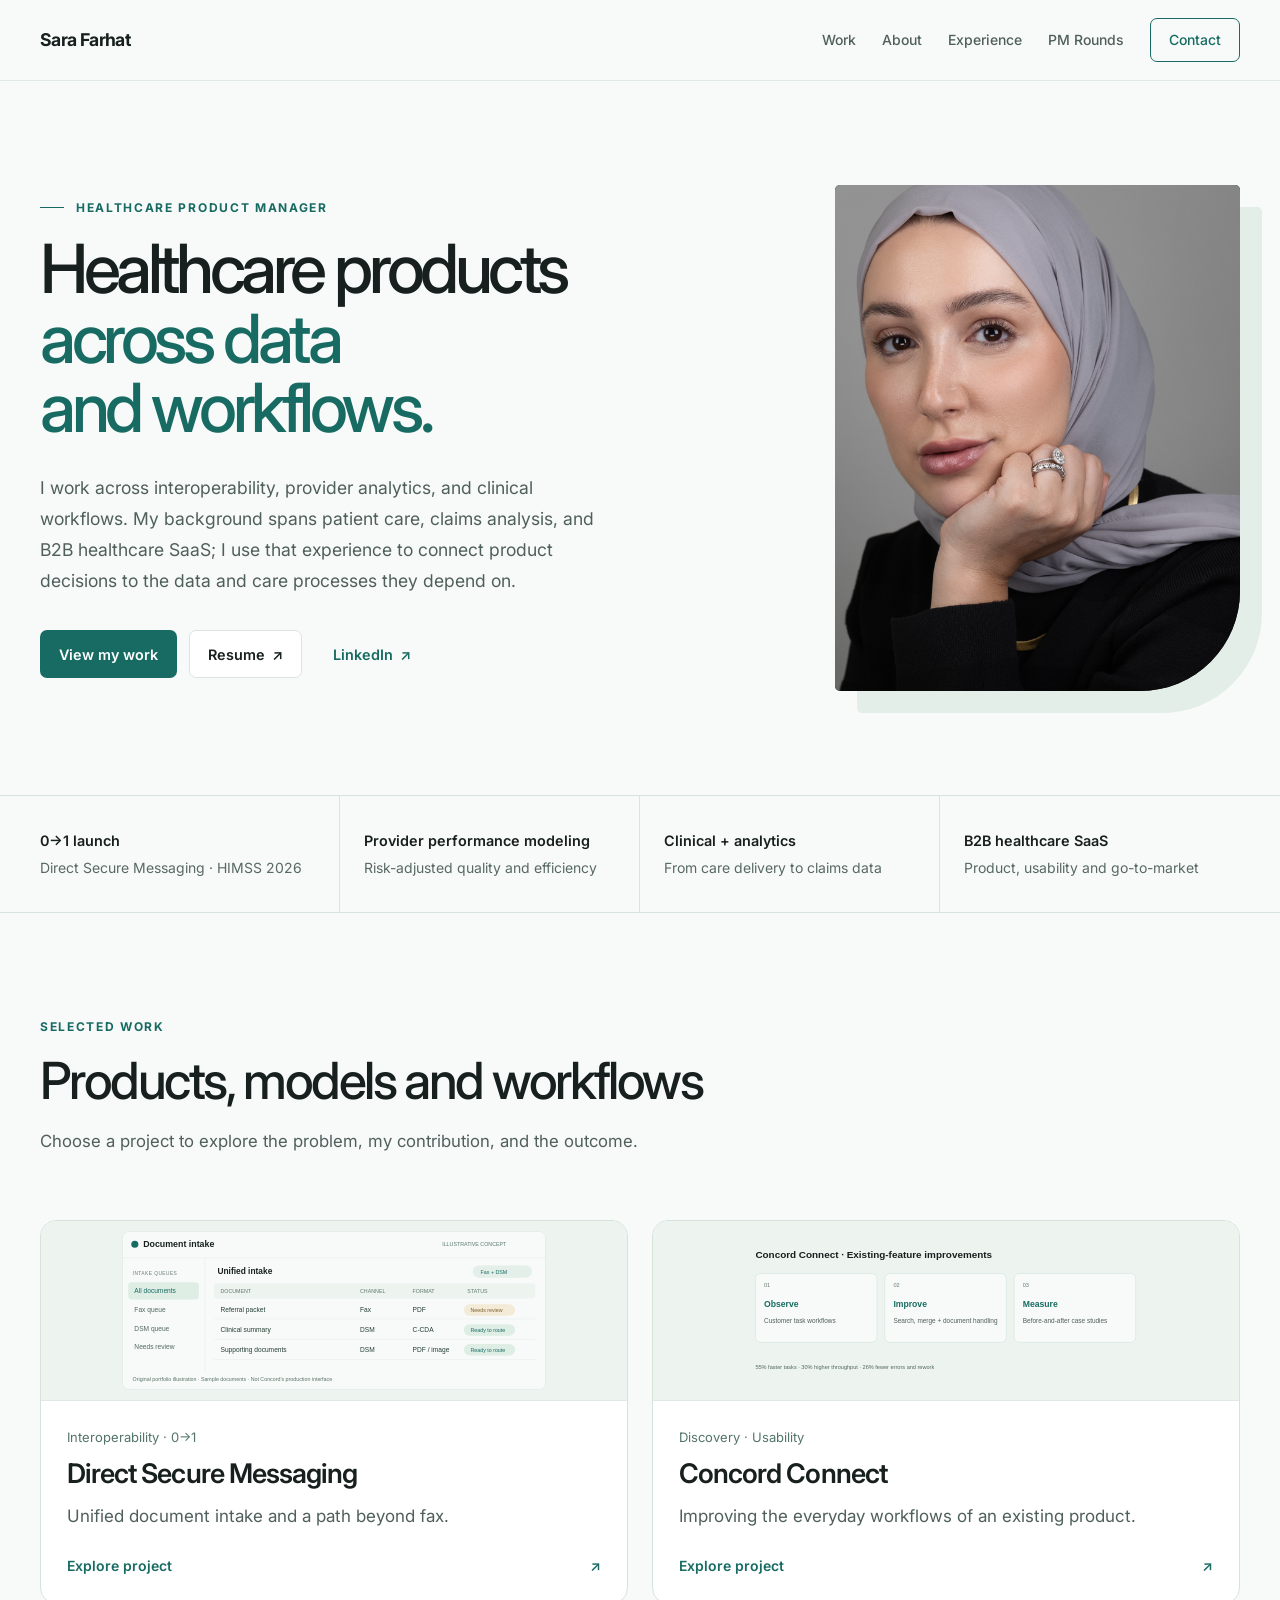
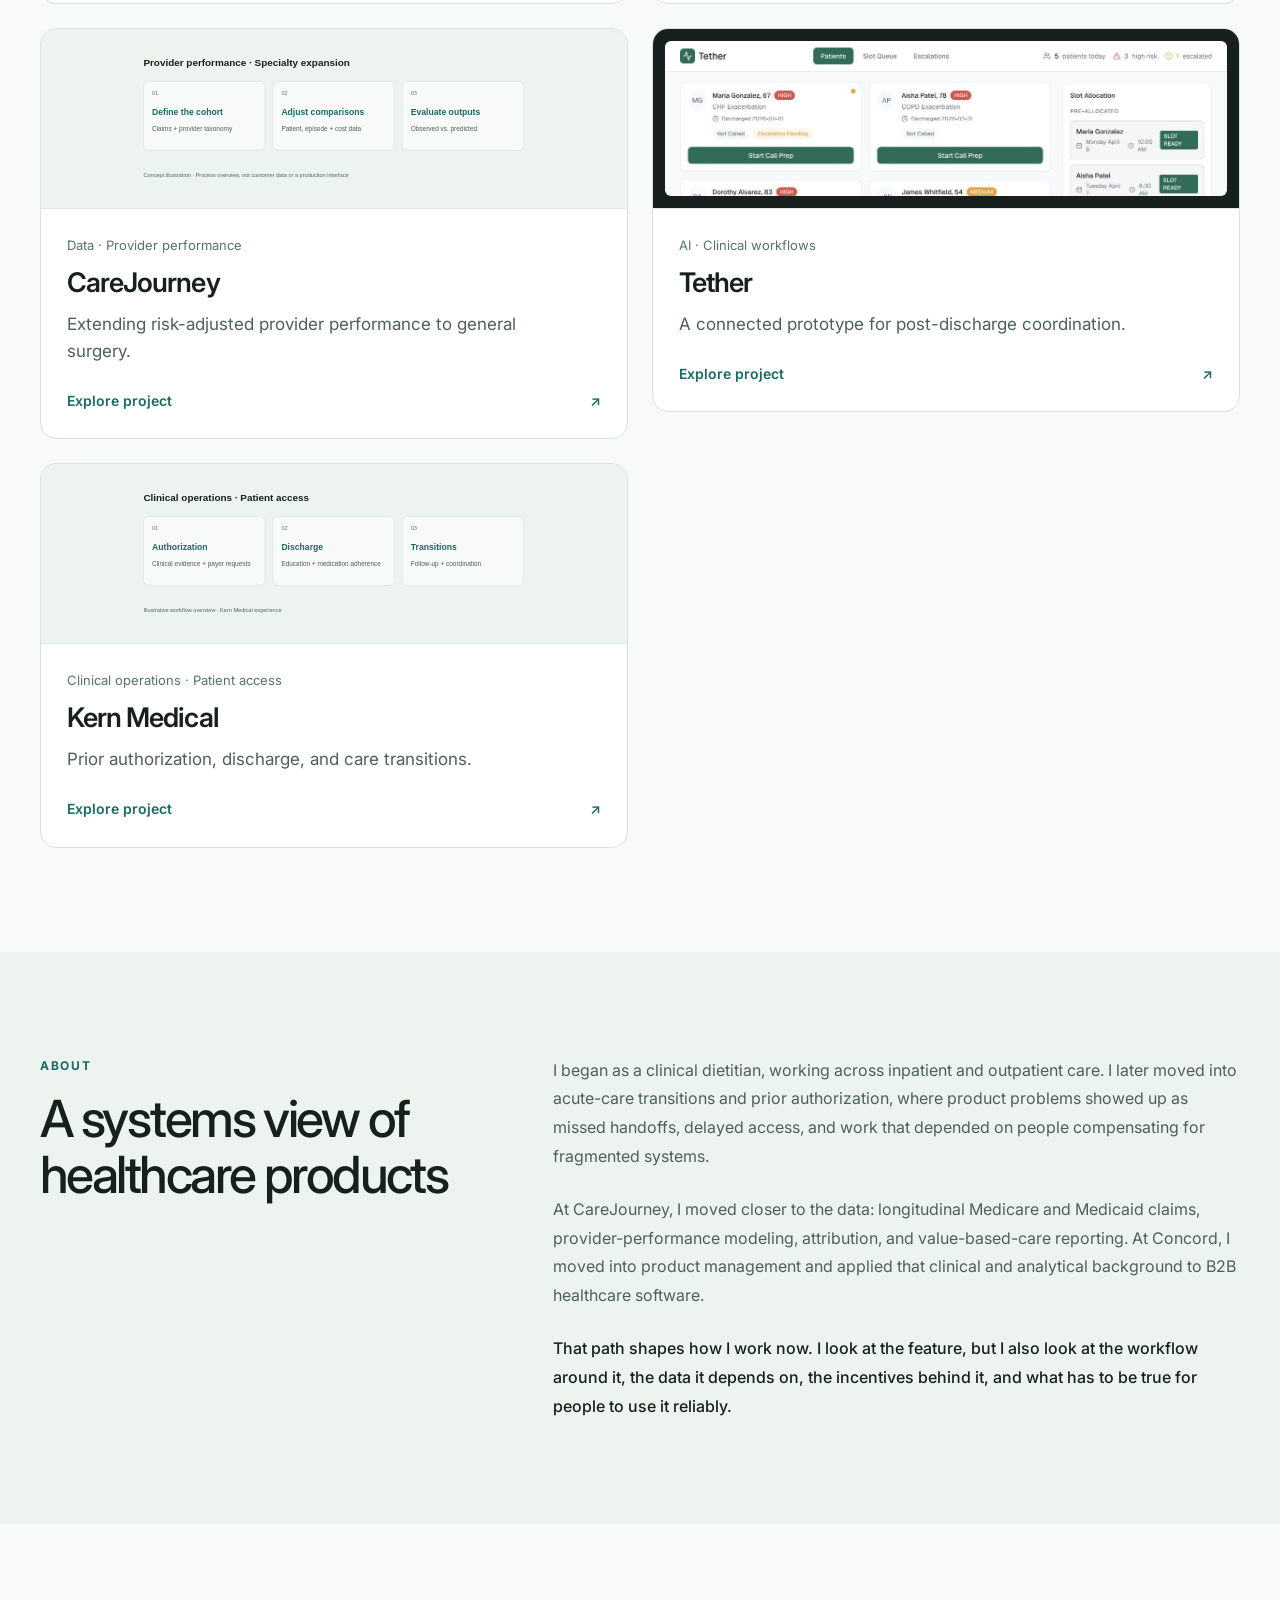
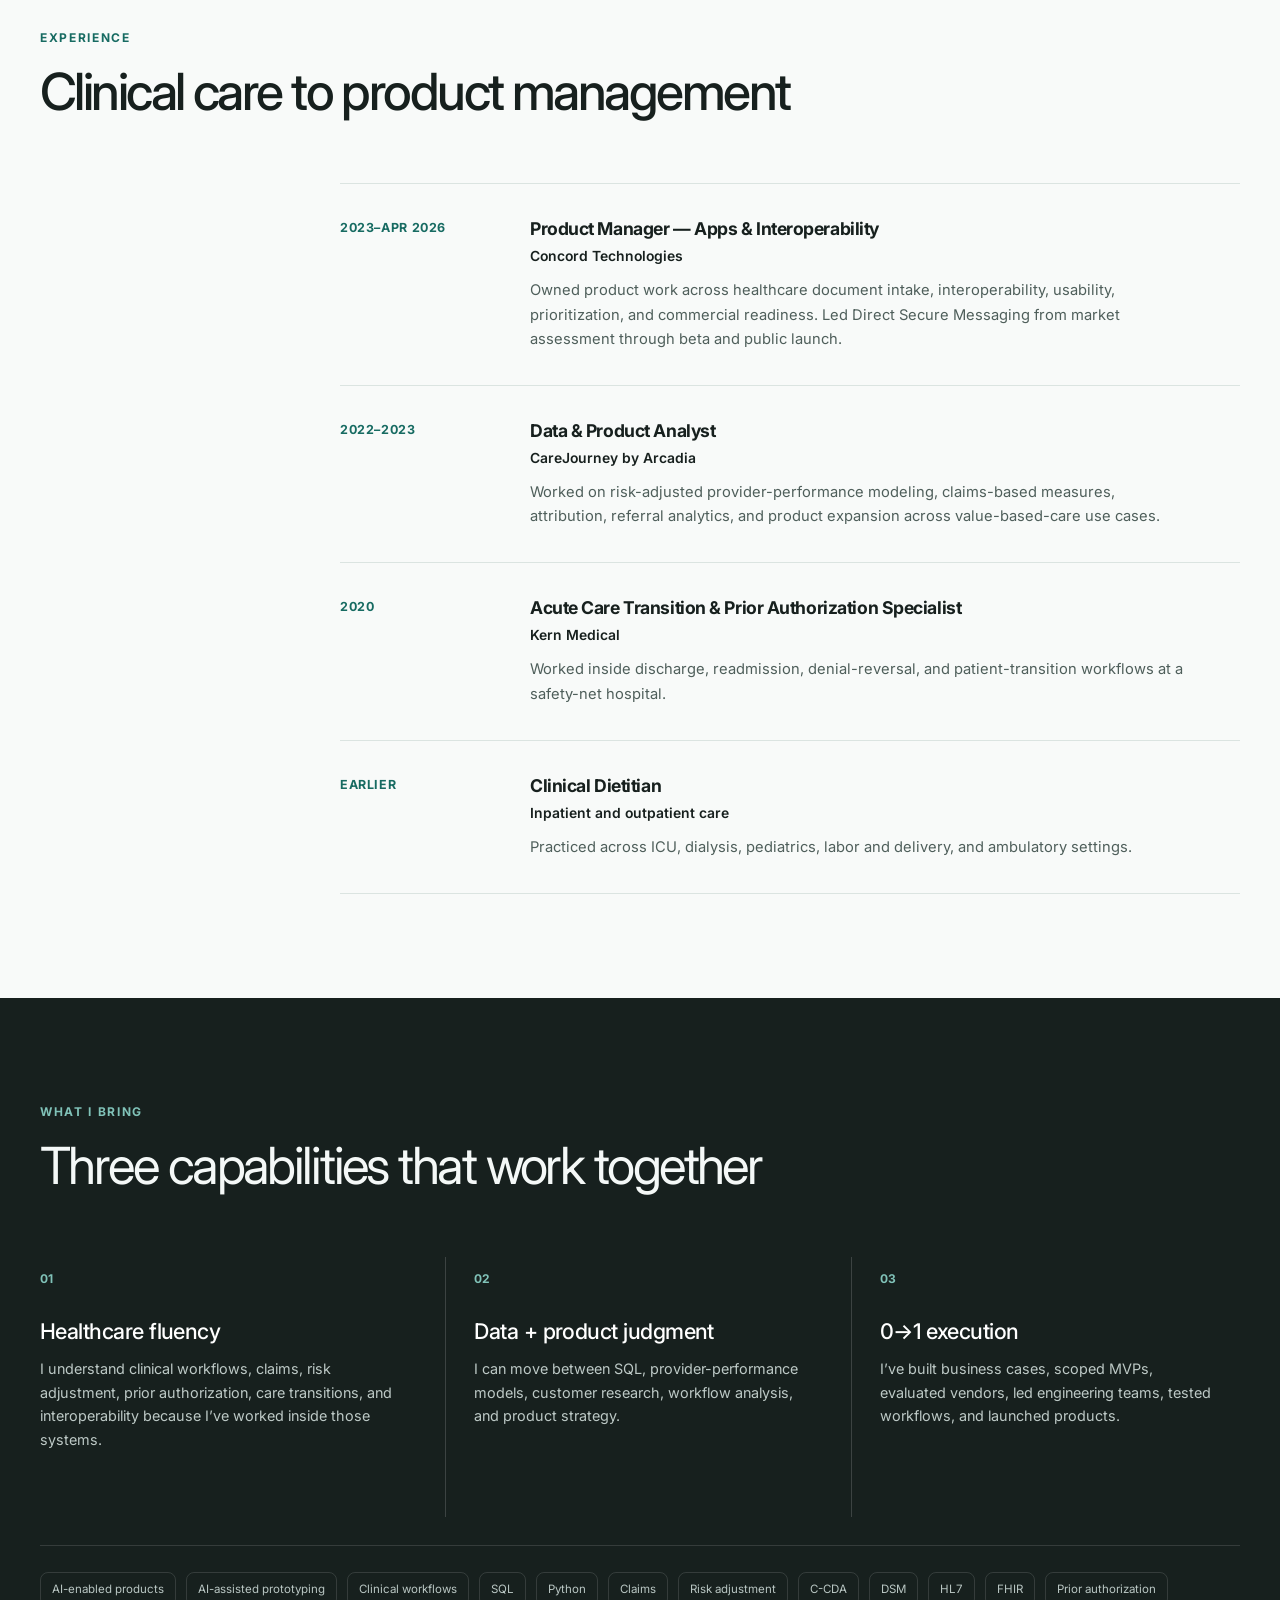
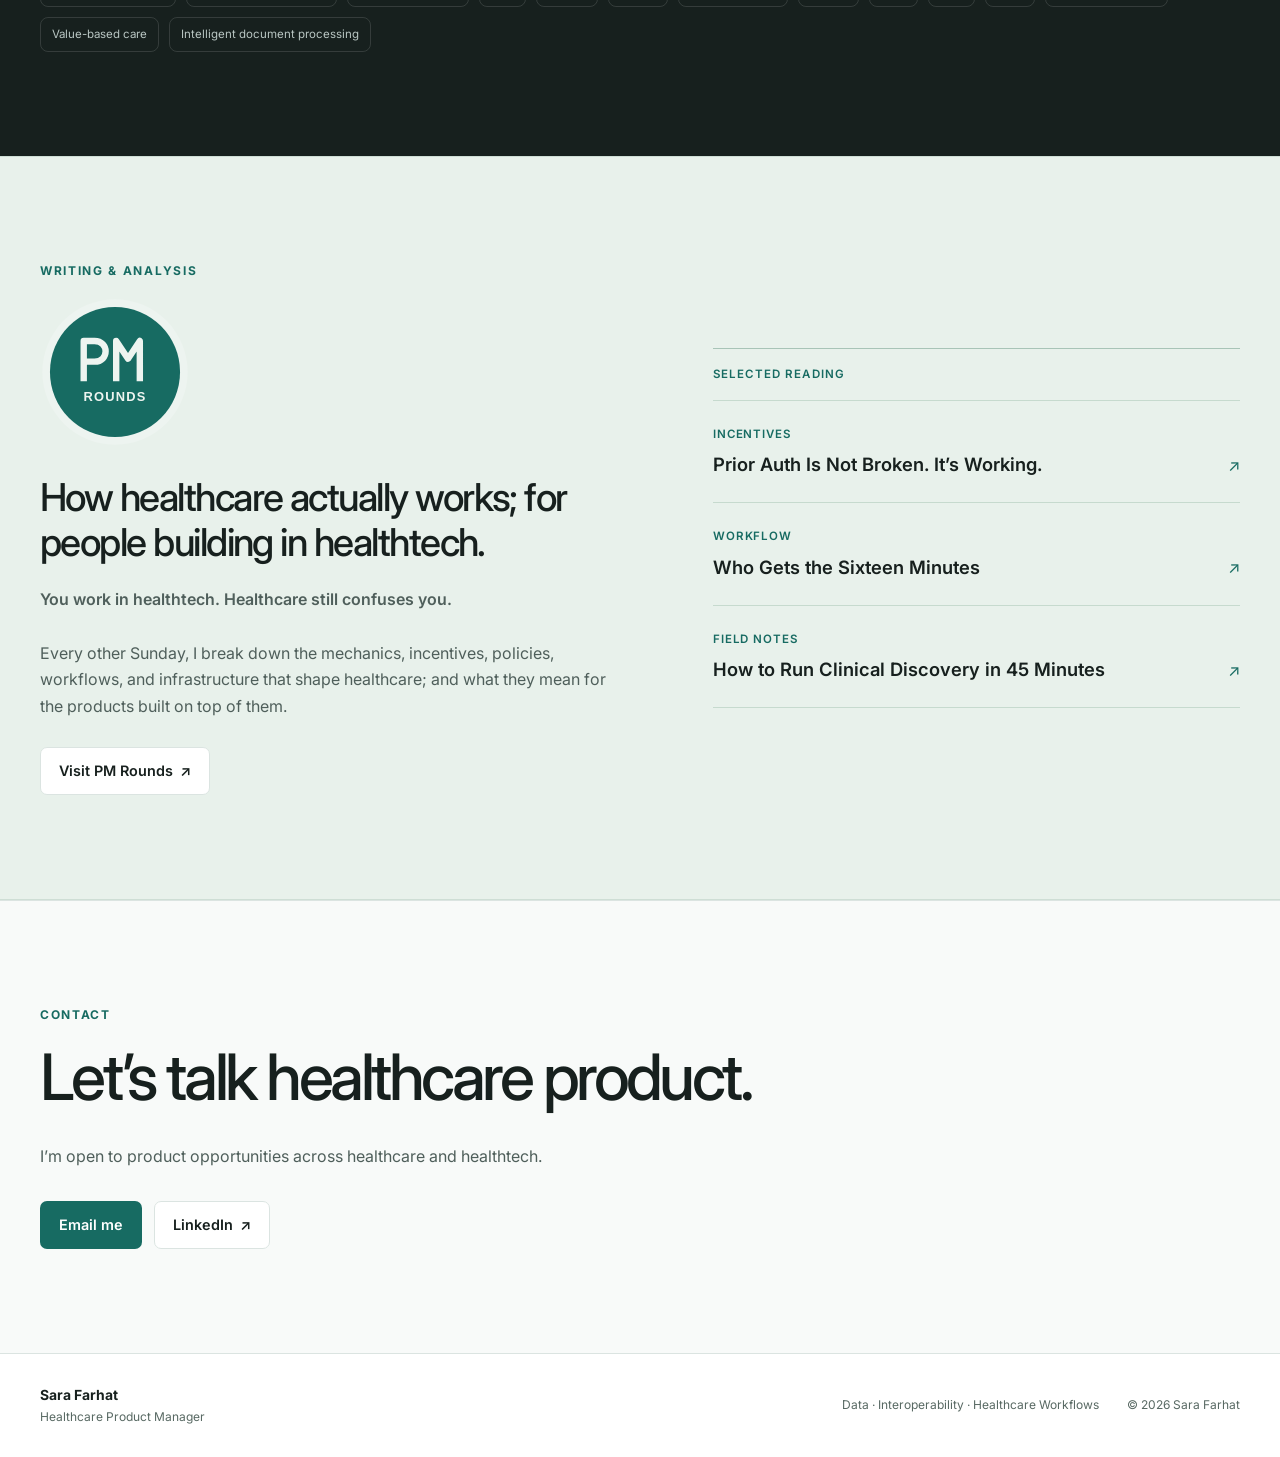
<file: index.html>
<!doctype html>
<html lang="en">
<head>
  <meta charset="utf-8">
  <meta name="viewport" content="width=device-width, initial-scale=1">
  <title>Sara Farhat — Healthcare Product Manager</title>
  <meta name="description" content="Healthcare product manager working across data, interoperability, clinical workflows, provider analytics, and B2B healthcare SaaS.">
  <link rel="canonical" href="https://sara-farhat-pm.vercel.app/">
  <meta property="og:type" content="website">
  <meta property="og:url" content="https://sara-farhat-pm.vercel.app/">
  <meta property="og:title" content="Sara Farhat — Healthcare Product Manager">
  <meta property="og:description" content="Healthcare product management across data, interoperability, and real-world care workflows.">
  <meta property="og:image" content="https://sara-farhat-pm.vercel.app/portfolio-social-preview.png">
  <meta property="og:image:width" content="1200">
  <meta property="og:image:height" content="630">
  <meta name="twitter:card" content="summary_large_image">
  <meta name="twitter:title" content="Sara Farhat — Healthcare Product Manager">
  <meta name="twitter:description" content="Healthcare product management across data, interoperability, and real-world care workflows.">
  <meta name="twitter:image" content="https://sara-farhat-pm.vercel.app/portfolio-social-preview.png">
  <link rel="preconnect" href="https://fonts.googleapis.com">
  <link rel="preconnect" href="https://fonts.gstatic.com" crossorigin>
  <link href="https://fonts.googleapis.com/css2?family=Inter:wght@400;500;600;700&amp;display=swap" rel="stylesheet">
  <link rel="stylesheet" href="styles.css">
  <link rel="stylesheet" href="portfolio-design.css">
  <script type="application/ld+json">
  {
    "@context": "https://schema.org",
    "@type": "Person",
    "name": "Sara Farhat",
    "jobTitle": "Healthcare Product Manager",
    "url": "https://sara-farhat-pm.vercel.app/",
    "sameAs": ["https://www.linkedin.com/in/sara-farhat-ms-hca", "https://pmrounds.substack.com"],
    "knowsAbout": ["Healthcare product management", "Healthcare data interoperability", "Provider performance analytics", "Clinical workflows", "Value-based care"]
  }
  </script>
</head>
<body>
  <a class="skip-link" href="#main">Skip to main content</a>
  <header class="site-header" id="top">
    <nav class="nav container" aria-label="Primary navigation">
      <a class="nav-logo" href="#top" aria-label="Sara Farhat, home">Sara Farhat</a>
      <button class="nav-toggle" id="navToggle" type="button" aria-expanded="false" aria-controls="navLinks" aria-label="Open navigation">
        <span></span><span></span><span></span>
      </button>
      <div class="nav-links" id="navLinks">
        <a href="#work">Work</a>
        <a href="#about">About</a>
        <a href="#experience">Experience</a>
        <a href="#writing">PM Rounds</a>
        <a class="nav-contact" href="#contact">Contact</a>
      </div>
    </nav>
  </header>

  <main id="main">
    <section class="hero section">
      <div class="container hero-grid">
        <div class="hero-copy" data-reveal>
          <p class="eyebrow">Healthcare Product Manager</p>
          <h1>Healthcare products<br><span>across data<br>and workflows.</span></h1>
          <p class="hero-intro">I work across interoperability, provider analytics, and clinical workflows. My background spans patient care, claims analysis, and B2B healthcare SaaS; I use that experience to connect product decisions to the data and care processes they depend on.</p>
          <div class="button-row" aria-label="Portfolio links">
            <a class="button button-primary" href="#work">View my work</a>
            <a class="button button-secondary" href="SaraFarhat_Resume.pdf" target="_blank" rel="noopener noreferrer">Resume <span aria-hidden="true">↗</span></a>
            <a class="button button-text" href="https://www.linkedin.com/in/sara-farhat-ms-hca" target="_blank" rel="noopener noreferrer">LinkedIn <span aria-hidden="true">↗</span></a>
          </div>
        </div>
        <div class="hero-portrait" data-reveal>
          <img src="sara-portrait.jpg" alt="Portrait of Sara Farhat" width="1334" height="2000" fetchpriority="high">
        </div>
      </div>
    </section>

    <section class="proof-strip" aria-label="Career highlights">
      <div class="container proof-grid">
        <div class="proof-item"><strong>0→1 launch</strong><span>Direct Secure Messaging · HIMSS 2026</span></div>
        <div class="proof-item"><strong>Provider performance modeling</strong><span>Risk-adjusted quality and efficiency</span></div>
        <div class="proof-item"><strong>Clinical + analytics</strong><span>From care delivery to claims data</span></div>
        <div class="proof-item"><strong>B2B healthcare SaaS</strong><span>Product, usability and go-to-market</span></div>
      </div>
    </section>

    <section class="section selected-work" id="work">
      <div class="container">
        <div class="section-heading" data-reveal>
          <p class="eyebrow">Selected work</p>
          <h2>Products, models and workflows</h2>
          <p>Choose a project to explore the problem, my contribution, and the outcome.</p>
        </div>
        <div class="work-grid project-picker">
<details class="work-choice" id="choose-dsm"><summary><span class="tile-visual tile-dsm"><img src="dsm-intake-concept.svg" alt="Illustrative document intake concept; not Concord’s production interface" loading="lazy"></span><span class="tile-copy"><span class="tile-category">Interoperability · 0→1</span><span class="tile-title">Direct Secure Messaging</span><span class="tile-description">Unified document intake and a path beyond fax.</span><span class="tile-action">Explore project <span class="tile-arrow" aria-hidden="true">↗</span></span></span></summary><div class="choice-detail"><article class="project project-dsm">
            <div class="project-topline"><span class="project-number">01</span><span>Concord Technologies</span><span>Interoperability · 0→1 launch</span></div>
            <div class="project-layout">
              <div class="project-copy">
                <p class="work-kicker">Direct Secure Messaging</p>
                <h3>Unified intake.<br>Growth beyond fax.</h3>
                <h4 class="reading-label">Problem</h4><p>Healthcare teams needed to consolidate documents arriving through fragmented intake channels. Concord needed to expand beyond fax into intelligent document processing.</p>
                <h4 class="reading-label">My contribution</h4><p>I connected those needs in an inbound DSM product, secured six-figure investment, and led eight engineers through launch.</p>
                <p class="project-outcome"><strong>Outcome</strong>Launched structured clinical document intake, supporting Concord’s expansion beyond fax into IDP.</p><a class="button button-primary" href="dsm-case-study.html">Read the case study <span aria-hidden="true">↗</span></a>
              </div>
              <figure class="project-media dsm-media">
                <div class="media-label"><span>Concord Connect</span><span>Platform workflow</span></div>
                <a href="concord-platform-workflow-attributed.svg" target="_blank" rel="noopener noreferrer" aria-label="Enlarge Concord-owned platform workflow"><img src="concord-platform-workflow-attributed.svg" width="1024" height="450" alt="Concord-owned diagram showing unified intake, structured and unstructured processing, and EHR integration" loading="lazy"></a>
                <div class="scope-note"><span>My product scope</span><strong>Inbound DSM + structured C-CDA intake</strong></div>
                <figcaption>Broader platform workflow · <a href="https://concord.net/direct-secure-message/" target="_blank" rel="noopener noreferrer">Concord Technologies</a> · <a href="concord-platform-workflow-attributed.svg" target="_blank" rel="noopener noreferrer">View full size ↗</a></figcaption>
              </figure>
            </div>
          </article><button class="close-project" type="button">Close details ↑</button></div></details>
<details class="work-choice" id="choose-usability"><summary><span class="tile-visual tile-usability"><img src="usability-concept.svg" alt="Concord Connect usability improvement process" loading="lazy"></span><span class="tile-copy"><span class="tile-category">Discovery · Usability</span><span class="tile-title">Concord Connect</span><span class="tile-description">Improving the everyday workflows of an existing product.</span><span class="tile-action">Explore project <span class="tile-arrow" aria-hidden="true">↗</span></span></span></summary><div class="choice-detail"><article class="project project-usability" aria-labelledby="usability-heading">
            <div class="project-topline"><span>Concord Technologies</span><span>Existing product · Usability improvements</span></div>
            <div class="project-copy">
              <p class="work-kicker">Concord Connect usability improvements</p>
              <h3 id="usability-heading">Making existing workflows easier to use.</h3><h4 class="reading-label">Problem</h4><p>Existing document workflows needed to better support the tasks customers performed each day.</p>
              <h4 class="reading-label">My contribution</h4><p>I observed customers completing their day-to-day tasks and used those findings to improve existing Concord Connect features, including grid view, advanced search, auto-merge, and document handling.</p>
            </div>
            <div class="project-results">
              <div class="results-context"><strong>Results from existing-feature improvements</strong><p>Before-and-after case studies with participating customers.</p></div>
              <dl class="result-stat"><dt>55%</dt><dd>Faster task completion</dd></dl>
              <dl class="result-stat"><dt>30%</dt><dd>Higher throughput</dd></dl>
              <dl class="result-stat"><dt>26%</dt><dd>Fewer errors and rework</dd></dl>
            </div>
          </article><button class="close-project" type="button">Close details ↑</button></div></details>
<details class="work-choice" id="choose-analytics"><summary><span class="tile-visual tile-analytics"><img src="carejourney-concept.svg" alt="Provider performance modeling process illustration" loading="lazy"></span><span class="tile-copy"><span class="tile-category">Data · Provider performance</span><span class="tile-title">CareJourney</span><span class="tile-description">Extending risk-adjusted provider performance to general surgery.</span><span class="tile-action">Explore project <span class="tile-arrow" aria-hidden="true">↗</span></span></span></summary><div class="choice-detail"><article class="project project-analytics">
            <div class="project-topline"><span class="project-number">02</span><span>CareJourney</span><span>Provider performance · Data + product</span></div>
            <div class="project-layout">
              <div class="project-copy">
                <p class="work-kicker">Provider performance modeling</p>
                <h3>Extending the model<br>to general surgery.</h3>
                <h4 class="reading-label">Problem</h4><p>Healthcare organizations and ACOs used provider scores to assess existing networks and identify physicians to add. General surgery was a gap in the product’s specialty coverage.</p>
                <h4 class="reading-label">My contribution</h4><p>I adapted an existing Python modeling pipeline: identified providers through public information and claims, cleaned the data, engineered patient-risk features, and evaluated model outputs. The data science lead approved release, and the scores became available to customers.</p>
                <p class="project-outcome"><strong>Outcome</strong>General-surgery performance scores approved by the data science lead and released to customers.</p><details class="project-details"><summary>Explore my contribution</summary>
                  <p>I extended an existing provider-performance modeling pipeline to general surgery, adapting the analysis to a specialty with substantial variation in procedures, episodes of care, and patient complexity. The challenge was to produce meaningful risk-adjusted comparisons across a heterogeneous surgical population.</p>
                  <p>My work combined provider taxonomy validation, claims-based analysis, data preparation, feature engineering, and iterative evaluation of model fit. Public provider information and billed procedures helped establish clinically appropriate cohorts. The analysis incorporated a broad set of patient, episode-of-care, and cost measures, including HCC risk scores, social determinants, demographics, episode characteristics, and expenditure variables. Per-member-per-year (PMPY) costs formed part of the wider analytical context alongside episode-level cost and efficiency measures.</p>
                  <p>I examined observed-versus-predicted results and statistical fit, investigating low explanatory power and overfitting or underfitting as I refined the general-surgery model. I worked in Python and AWS, with the data science lead providing release approval. The resulting scores became available to customers for provider-performance assessment and network expansion.</p>
                  <p class="methodology-source">Product methodology context: <a href="https://carejourney.com/carejourney-index/" target="_blank" rel="noopener noreferrer">CareJourney Provider Performance Index ↗</a>. Project responsibilities described here reflect my own work.</p>
                </details>
              </div>
              <div class="analytics-evidence">
                <p class="media-label">Extending risk-adjusted specialty benchmarking</p>
                <ol class="method-list">
                  <li><span>01</span><div><strong>Define clinically appropriate comparisons</strong><p>Validate provider taxonomy and procedure mix against claims</p></div></li>
                  <li><span>02</span><div><strong>Adapt the specialty model</strong><p>Integrate patient, episode, and cost measures; evaluate statistical fit</p></div></li>
                  <li><span>03</span><div><strong>Translate analysis into product coverage</strong><p>Release general-surgery performance scores for customer use</p></div></li>
                </ol>
                <div class="analytics-footnote"><strong>SQL + claims analytics</strong><p>Additional work included MSSP and ACO REACH reporting and attribution, plus referral-cost analysis.</p></div>
              </div>
            </div>
          </article><button class="close-project" type="button">Close details ↑</button></div></details>
<details class="work-choice" id="choose-tether"><summary><span class="tile-visual tile-tether"><img src="tether-prototype.png" alt="" loading="lazy"></span><span class="tile-copy"><span class="tile-category">AI · Clinical workflows</span><span class="tile-title">Tether</span><span class="tile-description">A connected prototype for post-discharge coordination.</span><span class="tile-action">Explore project <span class="tile-arrow" aria-hidden="true">↗</span></span></span></summary><div class="choice-detail"><article class="project project-tether">
            <div class="project-topline"><span class="project-number">03</span><span>Tether</span><span>Personal prototype · Care coordination</span></div>
            <div class="project-layout">
              <div class="project-copy">
                <p class="work-kicker">Post-discharge coordination</p>
                <h3>Less chasing.<br>More connected follow-up.</h3>
                <h4 class="reading-label">Problem</h4><p>At Kern Medical, acute-care transition LVNs could spend over an hour on one patient: tracking them down, arranging follow-up, and discovering missing discharge information or medication problems during the call.</p>
                <h4 class="reading-label">My contribution</h4><p>I built an AI-assisted prototype to bring call preparation, appointment coordination, and escalation tracking into one workflow.</p>
                <p class="project-outcome"><strong>Outcome</strong>A working prototype demonstrating call preparation, appointment coordination, and escalation tracking.</p><div class="tether-actions"><a class="button button-primary" href="tether-walkthrough.html">View walkthrough <span aria-hidden="true">→</span></a><a class="text-link" href="https://v0-tether-rho.vercel.app/" target="_blank" rel="noopener noreferrer">Explore prototype ↗</a></div>
                <p class="prototype-boundary">Planned extension: a feedback loop to the inpatient team. Readmission reduction motivated the concept; it is not a measured prototype outcome.</p>
              </div>
              <figure class="project-media tether-media">
                <div class="media-label"><span>Tether</span><span>Prototype interface</span></div>
                <a href="tether-prototype.png" target="_blank" rel="noopener noreferrer" aria-label="Enlarge Tether prototype"><img src="tether-prototype.png" width="1200" height="800" alt="Tether prototype with a prioritized patient worklist and appointment-slot coordination" loading="lazy"></a>
                <div class="feature-row"><span>Call preparation</span><span>Appointments</span><span>Escalations</span></div>
                <figcaption>Independent product exploration · <a href="tether-prototype.png" target="_blank" rel="noopener noreferrer">View full size ↗</a></figcaption>
              </figure>
            </div>
          </article><button class="close-project" type="button">Close details ↑</button></div></details>
<details class="work-choice" id="choose-operations"><summary><span class="tile-visual tile-operations"><img src="clinical-workflow-concept.svg" alt="Clinical operations workflow overview" loading="lazy"></span><span class="tile-copy"><span class="tile-category">Clinical operations · Patient access</span><span class="tile-title">Kern Medical</span><span class="tile-description">Prior authorization, discharge, and care transitions.</span><span class="tile-action">Explore project <span class="tile-arrow" aria-hidden="true">↗</span></span></span></summary><div class="choice-detail"><article class="project project-operations">
            <div class="project-topline"><span class="project-number">04</span><span>Kern Medical</span><span>Clinical operations · Patient access</span></div>
            <div class="operations-layout">
              <div class="project-copy"><h3>Discharge, prior authorization<br>and patient transitions.</h3><h4 class="reading-label">Context</h4><p>Worked across prior authorization, denial reversals, discharge redesign, readmission prevention, and patient transitions at a safety-net hospital.</p><h4 class="reading-label">My contribution</h4><p>Used clinical evidence to strengthen payer authorization requests and operational data to identify gaps in education, medication adherence, and follow-up.</p></div>
              <dl class="operations-results"><div><dt>65%</dt><dd>Increase in approvals with non-contracted payers</dd></div><div><dt>75%</dt><dd>Improvement in denial reversals</dd></div><div><dt>20%</dt><dd>Improvement in successful transitions</dd></div></dl>
            </div>
          </article><button class="close-project" type="button">Close details ↑</button></div></details>
        </div>
      </div>
    </section>

    <section class="section about" id="about">
      <div class="container about-grid">
        <div class="section-heading" data-reveal>
          <p class="eyebrow">About</p>
          <h2>A systems view of healthcare products</h2>
        </div>
        <div class="about-copy" data-reveal>
          <p>I began as a clinical dietitian, working across inpatient and outpatient care. I later moved into acute-care transitions and prior authorization, where product problems showed up as missed handoffs, delayed access, and work that depended on people compensating for fragmented systems.</p>
          <p>At CareJourney, I moved closer to the data: longitudinal Medicare and Medicaid claims, provider-performance modeling, attribution, and value-based-care reporting. At Concord, I moved into product management and applied that clinical and analytical background to B2B healthcare software.</p>
          <p>That path shapes how I work now. I look at the feature, but I also look at the workflow around it, the data it depends on, the incentives behind it, and what has to be true for people to use it reliably.</p>
        </div>
      </div>
    </section>

    <section class="section experience" id="experience">
      <div class="container">
        <div class="section-heading" data-reveal>
          <p class="eyebrow">Experience</p>
          <h2>Clinical care to product management</h2>
        </div>
        <div class="timeline">
          <article class="timeline-item" data-reveal><div class="timeline-date">2023–Apr 2026</div><div class="timeline-content"><h3>Product Manager — Apps &amp; Interoperability</h3><p class="timeline-company">Concord Technologies</p><p>Owned product work across healthcare document intake, interoperability, usability, prioritization, and commercial readiness. Led Direct Secure Messaging from market assessment through beta and public launch.</p></div></article>
          <article class="timeline-item" data-reveal><div class="timeline-date">2022–2023</div><div class="timeline-content"><h3>Data &amp; Product Analyst</h3><p class="timeline-company">CareJourney by Arcadia</p><p>Worked on risk-adjusted provider-performance modeling, claims-based measures, attribution, referral analytics, and product expansion across value-based-care use cases.</p></div></article>
          <article class="timeline-item" data-reveal><div class="timeline-date">2020</div><div class="timeline-content"><h3>Acute Care Transition &amp; Prior Authorization Specialist</h3><p class="timeline-company">Kern Medical</p><p>Worked inside discharge, readmission, denial-reversal, and patient-transition workflows at a safety-net hospital.</p></div></article>
          <article class="timeline-item" data-reveal><div class="timeline-date">Earlier</div><div class="timeline-content"><h3>Clinical Dietitian</h3><p class="timeline-company">Inpatient and outpatient care</p><p>Practiced across ICU, dialysis, pediatrics, labor and delivery, and ambulatory settings.</p></div></article>
        </div>
      </div>
    </section>

    <section class="section capabilities">
      <div class="container">
        <div class="section-heading" data-reveal><p class="eyebrow">What I bring</p><h2>Three capabilities that work together</h2></div>
        <div class="capability-grid">
          <article class="capability-card" data-reveal><span class="capability-number">01</span><h3>Healthcare fluency</h3><p>I understand clinical workflows, claims, risk adjustment, prior authorization, care transitions, and interoperability because I’ve worked inside those systems.</p></article>
          <article class="capability-card" data-reveal><span class="capability-number">02</span><h3>Data + product judgment</h3><p>I can move between SQL, provider-performance models, customer research, workflow analysis, and product strategy.</p></article>
          <article class="capability-card" data-reveal><span class="capability-number">03</span><h3>0→1 execution</h3><p>I’ve built business cases, scoped MVPs, evaluated vendors, led engineering teams, tested workflows, and launched products.</p></article>
        </div>
        <div class="fluency-row" aria-label="Technical and domain fluency" data-reveal><span>AI-enabled products</span><span>AI-assisted prototyping</span><span>Clinical workflows</span><span>SQL</span><span>Python</span><span>Claims</span><span>Risk adjustment</span><span>C-CDA</span><span>DSM</span><span>HL7</span><span>FHIR</span><span>Prior authorization</span><span>Value-based care</span><span>Intelligent document processing</span></div>
      </div>
    </section>

    <section class="section writing" id="writing">
      <div class="container writing-grid">
        <div class="writing-intro" data-reveal>
          <p class="eyebrow">Writing &amp; analysis</p>
          <a class="publication-logo" href="https://pmrounds.substack.com" target="_blank" rel="noopener noreferrer" aria-label="PM Rounds publication"><img src="pm-rounds-approved-logo.svg" alt="PM Rounds" width="256" height="256" loading="lazy"></a>
          <h2>How healthcare actually works; for people building in healthtech.</h2>
          <p class="publication-hook">You work in healthtech. Healthcare still confuses you.</p>
          <p>Every other Sunday, I break down the mechanics, incentives, policies, workflows, and infrastructure that shape healthcare; and what they mean for the products built on top of them.</p>
          <a class="button button-secondary" href="https://pmrounds.substack.com" target="_blank" rel="noopener noreferrer">Visit PM Rounds <span aria-hidden="true">↗</span></a>
        </div>
        <div class="article-list" data-reveal>
          <p class="publication-label">Selected reading</p>
          <a class="article-link" href="https://pmrounds.substack.com/p/prior-auth-is-not-broken-its-working" target="_blank" rel="noopener noreferrer"><span class="article-type">Incentives</span><strong>Prior Auth Is Not Broken. It’s Working.</strong><span aria-hidden="true">↗</span></a>
          <a class="article-link" href="https://pmrounds.substack.com/p/who-gets-the-sixteen-minutes" target="_blank" rel="noopener noreferrer"><span class="article-type">Workflow</span><strong>Who Gets the Sixteen Minutes</strong><span aria-hidden="true">↗</span></a>
          <a class="article-link" href="https://pmrounds.substack.com/p/how-to-run-clinical-discovery-in" target="_blank" rel="noopener noreferrer"><span class="article-type">Field Notes</span><strong>How to Run Clinical Discovery in 45 Minutes</strong><span aria-hidden="true">↗</span></a>
        </div>
      </div>
    </section>

    <section class="section contact" id="contact">
      <div class="container contact-inner" data-reveal>
        <p class="eyebrow">Contact</p>
        <h2>Let’s talk healthcare product.</h2>
        <p class="contact-deck">I’m open to product opportunities across healthcare and healthtech.</p>
        <div class="button-row"><a class="button button-primary" href="mailto:farhatsara201@gmail.com">Email me</a><a class="button button-secondary" href="https://www.linkedin.com/in/sara-farhat-ms-hca" target="_blank" rel="noopener noreferrer">LinkedIn <span aria-hidden="true">↗</span></a></div>
      </div>
    </section>
  </main>

  <footer class="footer">
    <div class="container footer-inner">
      <div><strong>Sara Farhat</strong><span>Healthcare Product Manager</span></div>
      <p>Data · Interoperability · Healthcare Workflows</p>
      <p>© 2026 Sara Farhat</p>
    </div>
  </footer>
  <script src="script.js"></script>
  <script src="project-picker.js"></script>
</body>
</html>
</file>
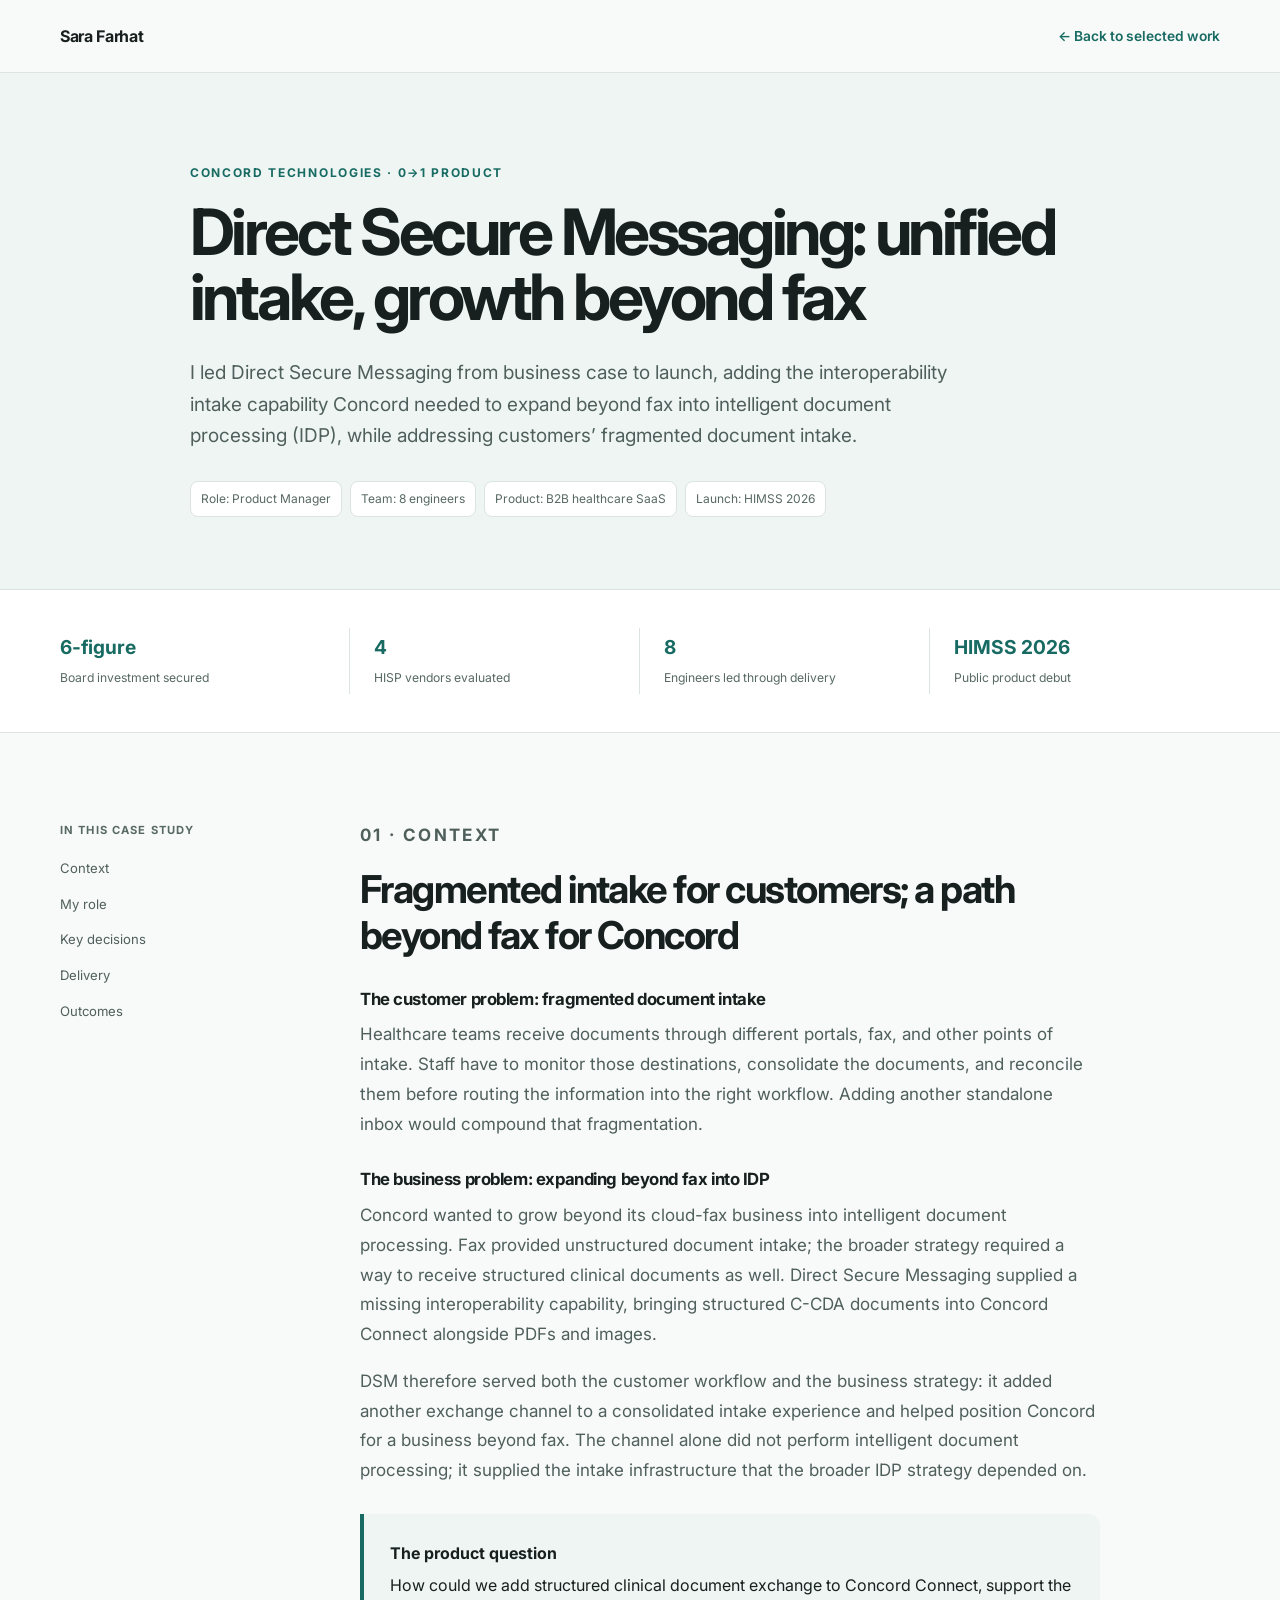
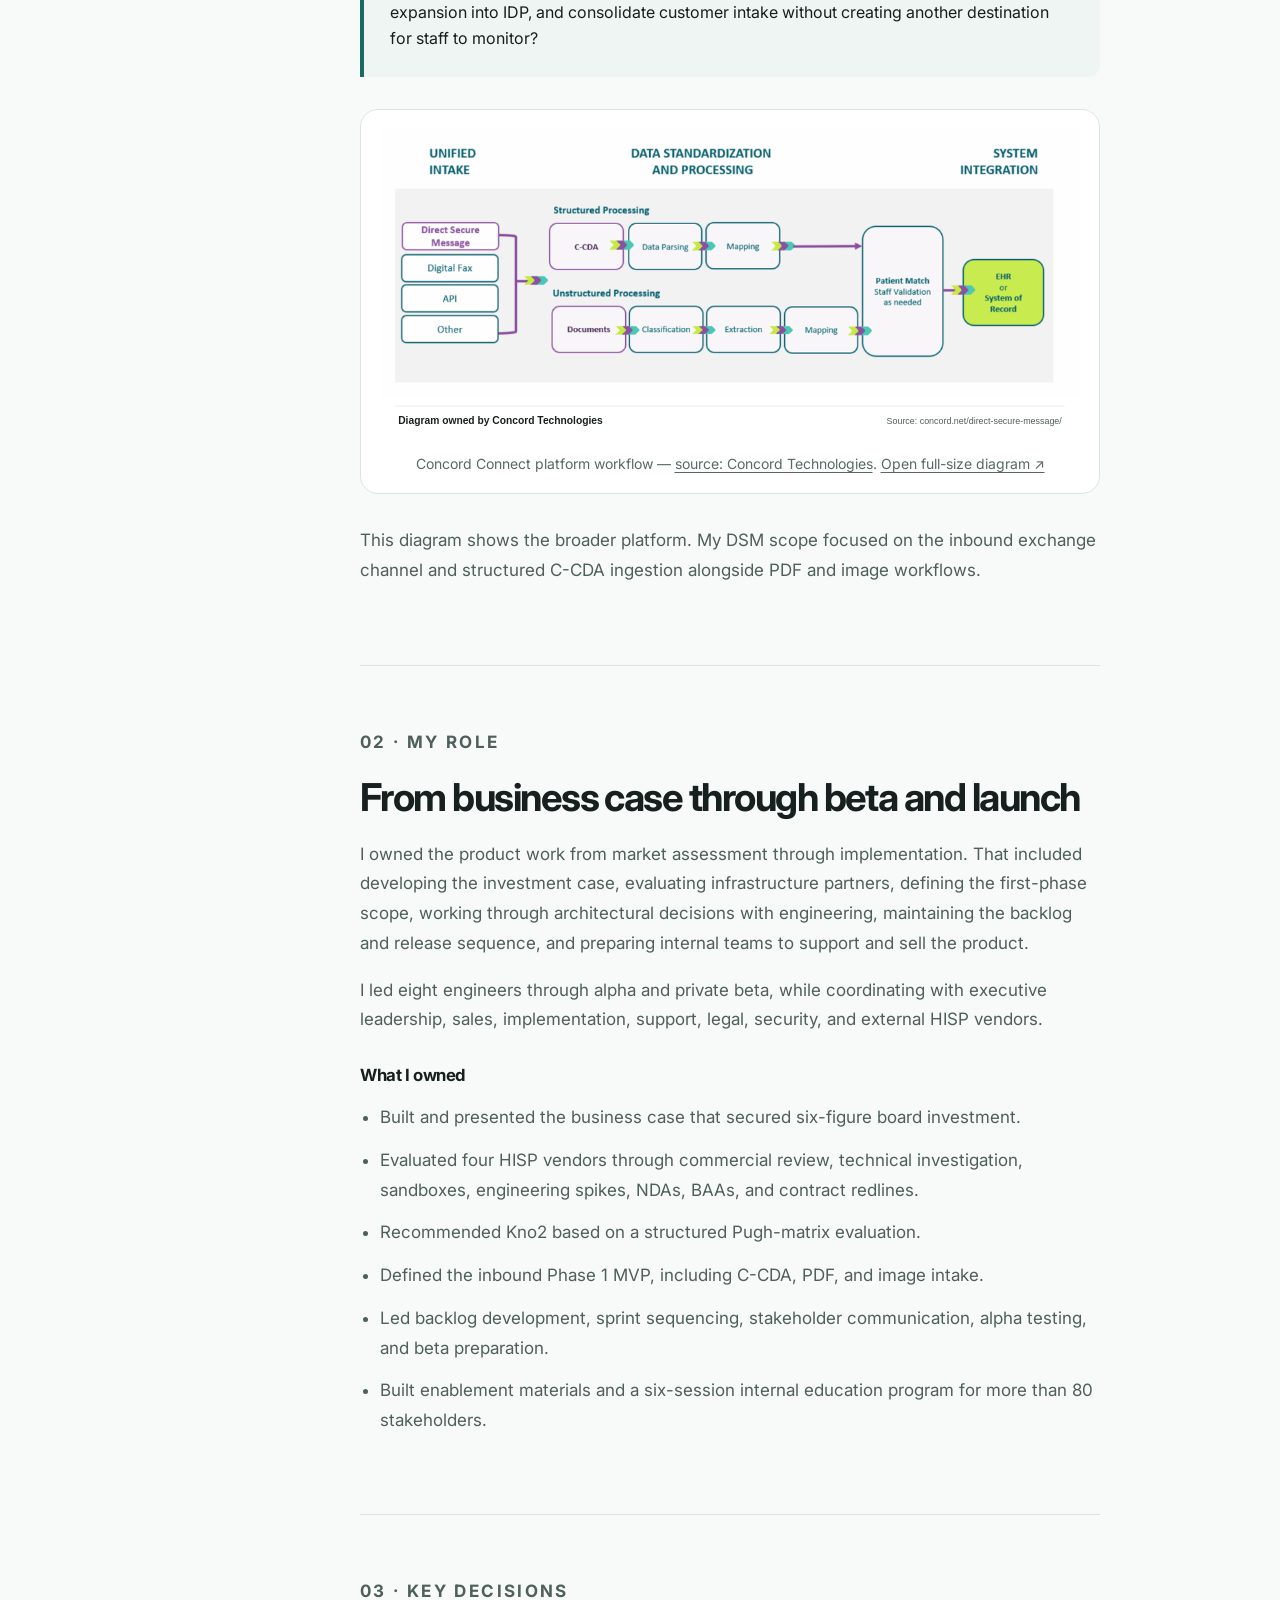
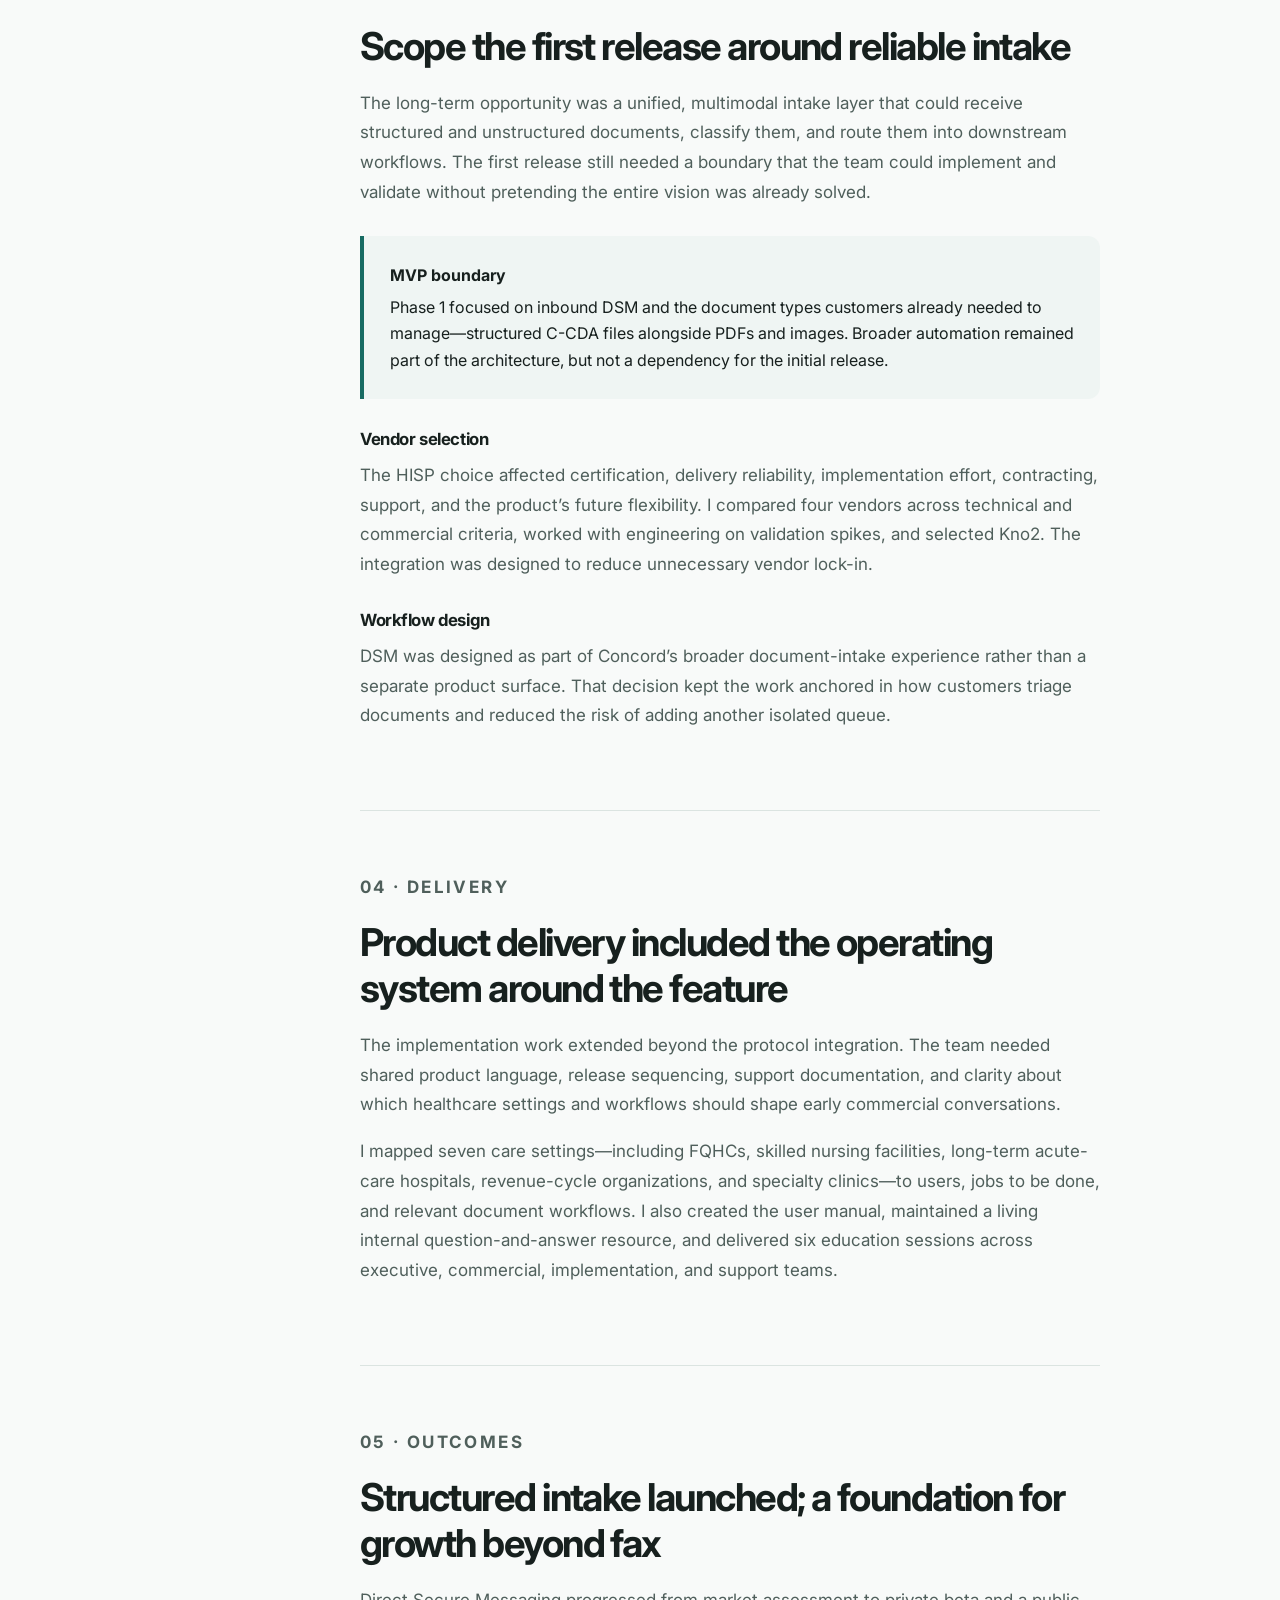
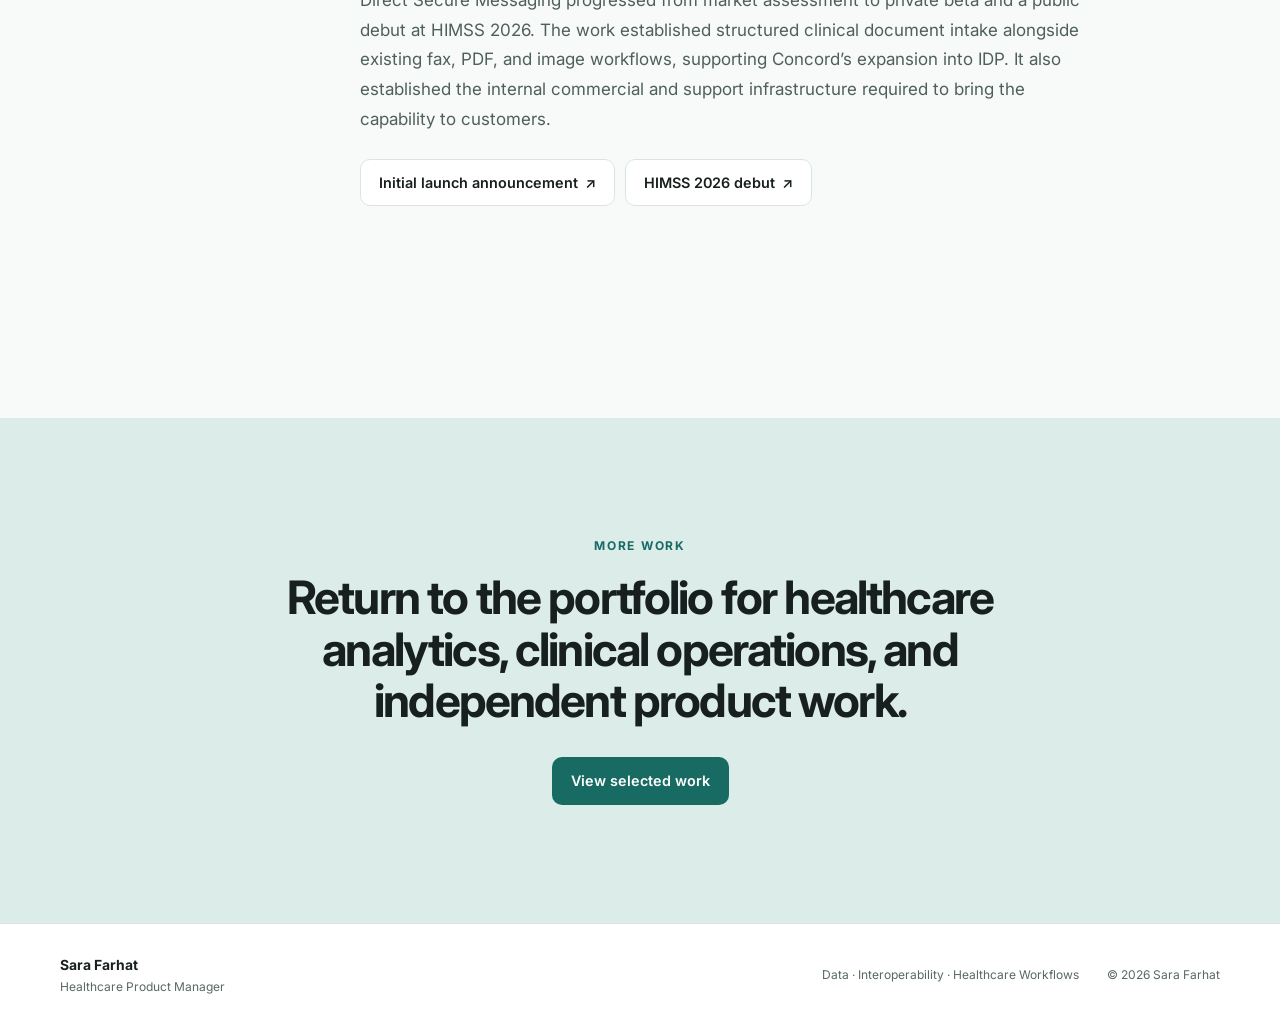
<file: dsm-case-study.html>
<!doctype html>
<html lang="en">
<head>
  <meta charset="utf-8">
  <meta name="viewport" content="width=device-width, initial-scale=1">
  <title>Direct Secure Messaging Case Study — Sara Farhat</title>
  <meta name="description" content="How Sara Farhat led Direct Secure Messaging from market assessment and vendor selection through beta and public launch.">
  <link rel="canonical" href="https://sara-farhat-pm.vercel.app/dsm-case-study.html">
  <meta property="og:type" content="article">
  <meta property="og:title" content="Direct Secure Messaging Case Study — Sara Farhat">
  <meta property="og:description" content="A healthcare infrastructure product taken from market assessment through beta and public launch.">
  <meta property="og:image" content="https://sara-farhat-pm.vercel.app/portfolio-social-preview.png">
  <link rel="preconnect" href="https://fonts.googleapis.com">
  <link rel="preconnect" href="https://fonts.gstatic.com" crossorigin>
  <link href="https://fonts.googleapis.com/css2?family=Inter:wght@400;500;600;700&amp;display=swap" rel="stylesheet">
  <link rel="stylesheet" href="styles.css">
<link rel="stylesheet" href="readability.css">
</head>
<body>
  <a class="skip-link" href="#main">Skip to main content</a>
  <header class="site-header case-nav">
    <nav class="nav container" aria-label="Case study navigation">
      <a class="nav-logo" href="index.html">Sara Farhat</a>
      <a class="case-back" href="index.html#work"><span aria-hidden="true">←</span> Back to selected work</a>
    </nav>
  </header>

  <main id="main">
    <section class="case-hero">
      <div class="container case-hero-inner" data-reveal>
        <p class="eyebrow">Concord Technologies · 0→1 product</p>
        <h1>Direct Secure Messaging: unified intake, growth beyond fax</h1>
        <p class="case-deck">I led Direct Secure Messaging from business case to launch, adding the interoperability intake capability Concord needed to expand beyond fax into intelligent document processing (IDP), while addressing customers’ fragmented document intake.</p>
        <div class="case-meta" aria-label="Case study details">
          <span>Role: Product Manager</span>
          <span>Team: 8 engineers</span>
          <span>Product: B2B healthcare SaaS</span>
          <span>Launch: HIMSS 2026</span>
        </div>
      </div>
    </section>

    <section class="case-summary" aria-label="Project summary">
      <div class="container case-summary-grid">
        <div class="case-summary-item"><strong>6-figure</strong><span>Board investment secured</span></div>
        <div class="case-summary-item"><strong>4</strong><span>HISP vendors evaluated</span></div>
        <div class="case-summary-item"><strong>8</strong><span>Engineers led through delivery</span></div>
        <div class="case-summary-item"><strong>HIMSS 2026</strong><span>Public product debut</span></div>
      </div>
    </section>

    <section class="section">
      <div class="container case-layout">
        <aside class="case-toc" aria-label="Case study sections">
          <p>In this case study</p>
          <a href="#context">Context</a>
          <a href="#role">My role</a>
          <a href="#decisions">Key decisions</a>
          <a href="#delivery">Delivery</a>
          <a href="#outcomes">Outcomes</a>
        </aside>

        <article class="case-content">
          <section class="case-content-section" id="context" data-reveal>
            <p class="eyebrow">01 · Context</p>
            <h2>Fragmented intake for customers; a path beyond fax for Concord</h2>
            <h3>The customer problem: fragmented document intake</h3>
            <p>Healthcare teams receive documents through different portals, fax, and other points of intake. Staff have to monitor those destinations, consolidate the documents, and reconcile them before routing the information into the right workflow. Adding another standalone inbox would compound that fragmentation.</p>
            <h3>The business problem: expanding beyond fax into IDP</h3>
            <p>Concord wanted to grow beyond its cloud-fax business into intelligent document processing. Fax provided unstructured document intake; the broader strategy required a way to receive structured clinical documents as well. Direct Secure Messaging supplied a missing interoperability capability, bringing structured C-CDA documents into Concord Connect alongside PDFs and images.</p>
            <p>DSM therefore served both the customer workflow and the business strategy: it added another exchange channel to a consolidated intake experience and helped position Concord for a business beyond fax. The channel alone did not perform intelligent document processing; it supplied the intake infrastructure that the broader IDP strategy depended on.</p>
            <div class="decision-box">
              <strong>The product question</strong>
              How could we add structured clinical document exchange to Concord Connect, support the expansion into IDP, and consolidate customer intake without creating another destination for staff to monitor?
            </div>
            <figure class="case-image platform-diagram">
              <a href="concord-platform-workflow-attributed.svg" target="_blank" rel="noopener noreferrer" aria-label="Enlarge Concord Connect platform workflow"><img src="concord-platform-workflow-attributed.svg" alt="Unified intake feeds structured C-CDA parsing and unstructured document processing before patient matching and EHR integration" width="1024" height="450" loading="lazy"></a>
              <figcaption>Concord Connect platform workflow — <a href="https://concord.net/direct-secure-message/" target="_blank" rel="noopener noreferrer">source: Concord Technologies</a>. <a href="concord-platform-workflow-attributed.svg" target="_blank" rel="noopener noreferrer">Open full-size diagram ↗</a></figcaption>
            </figure>
            <p class="diagram-scope">This diagram shows the broader platform. My DSM scope focused on the inbound exchange channel and structured C-CDA ingestion alongside PDF and image workflows.</p>
          </section>

          <section class="case-content-section" id="role" data-reveal>
            <p class="eyebrow">02 · My role</p>
            <h2>From business case through beta and launch</h2>
            <p>I owned the product work from market assessment through implementation. That included developing the investment case, evaluating infrastructure partners, defining the first-phase scope, working through architectural decisions with engineering, maintaining the backlog and release sequence, and preparing internal teams to support and sell the product.</p>
            <p>I led eight engineers through alpha and private beta, while coordinating with executive leadership, sales, implementation, support, legal, security, and external HISP vendors.</p>
            <h3>What I owned</h3>
            <ul>
              <li>Built and presented the business case that secured six-figure board investment.</li>
              <li>Evaluated four HISP vendors through commercial review, technical investigation, sandboxes, engineering spikes, NDAs, BAAs, and contract redlines.</li>
              <li>Recommended Kno2 based on a structured Pugh-matrix evaluation.</li>
              <li>Defined the inbound Phase 1 MVP, including C-CDA, PDF, and image intake.</li>
              <li>Led backlog development, sprint sequencing, stakeholder communication, alpha testing, and beta preparation.</li>
              <li>Built enablement materials and a six-session internal education program for more than 80 stakeholders.</li>
            </ul>
          </section>

          <section class="case-content-section" id="decisions" data-reveal>
            <p class="eyebrow">03 · Key decisions</p>
            <h2>Scope the first release around reliable intake</h2>
            <p>The long-term opportunity was a unified, multimodal intake layer that could receive structured and unstructured documents, classify them, and route them into downstream workflows. The first release still needed a boundary that the team could implement and validate without pretending the entire vision was already solved.</p>
            <div class="decision-box">
              <strong>MVP boundary</strong>
              Phase 1 focused on inbound DSM and the document types customers already needed to manage—structured C-CDA files alongside PDFs and images. Broader automation remained part of the architecture, but not a dependency for the initial release.
            </div>
            <h3>Vendor selection</h3>
            <p>The HISP choice affected certification, delivery reliability, implementation effort, contracting, support, and the product’s future flexibility. I compared four vendors across technical and commercial criteria, worked with engineering on validation spikes, and selected Kno2. The integration was designed to reduce unnecessary vendor lock-in.</p>
            <h3>Workflow design</h3>
            <p>DSM was designed as part of Concord’s broader document-intake experience rather than a separate product surface. That decision kept the work anchored in how customers triage documents and reduced the risk of adding another isolated queue.</p>

          </section>

          <section class="case-content-section" id="delivery" data-reveal>
            <p class="eyebrow">04 · Delivery</p>
            <h2>Product delivery included the operating system around the feature</h2>
            <p>The implementation work extended beyond the protocol integration. The team needed shared product language, release sequencing, support documentation, and clarity about which healthcare settings and workflows should shape early commercial conversations.</p>
            <p>I mapped seven care settings—including FQHCs, skilled nursing facilities, long-term acute-care hospitals, revenue-cycle organizations, and specialty clinics—to users, jobs to be done, and relevant document workflows. I also created the user manual, maintained a living internal question-and-answer resource, and delivered six education sessions across executive, commercial, implementation, and support teams.</p>
          </section>

          <section class="case-content-section" id="outcomes" data-reveal>
            <p class="eyebrow">05 · Outcomes</p>
            <h2>Structured intake launched; a foundation for growth beyond fax</h2>
            <p>Direct Secure Messaging progressed from market assessment to private beta and a public debut at HIMSS 2026. The work established structured clinical document intake alongside existing fax, PDF, and image workflows, supporting Concord’s expansion into IDP. It also established the internal commercial and support infrastructure required to bring the capability to customers.</p>
            <div class="reference-links">
              <a class="button button-secondary" href="https://concord.net/concord-technologies-launches-dsm/" target="_blank" rel="noopener noreferrer">Initial launch announcement <span aria-hidden="true">↗</span></a>
              <a class="button button-secondary" href="https://concord.net/concord-technologies-launches-dsm-at-himss26/" target="_blank" rel="noopener noreferrer">HIMSS 2026 debut <span aria-hidden="true">↗</span></a>
            </div>
          </section>
        </article>
      </div>
    </section>

    <section class="section contact">
      <div class="container contact-inner">
        <p class="eyebrow">More work</p>
        <h2>Return to the portfolio for healthcare analytics, clinical operations, and independent product work.</h2>
        <a class="button button-primary" href="index.html#work">View selected work</a>
      </div>
    </section>
  </main>

  <footer class="footer">
    <div class="container footer-inner">
      <div><strong>Sara Farhat</strong><span>Healthcare Product Manager</span></div>
      <p>Data · Interoperability · Healthcare Workflows</p>
      <p>© 2026 Sara Farhat</p>
    </div>
  </footer>
  <script src="script.js"></script>
</body>
</html>
</file>
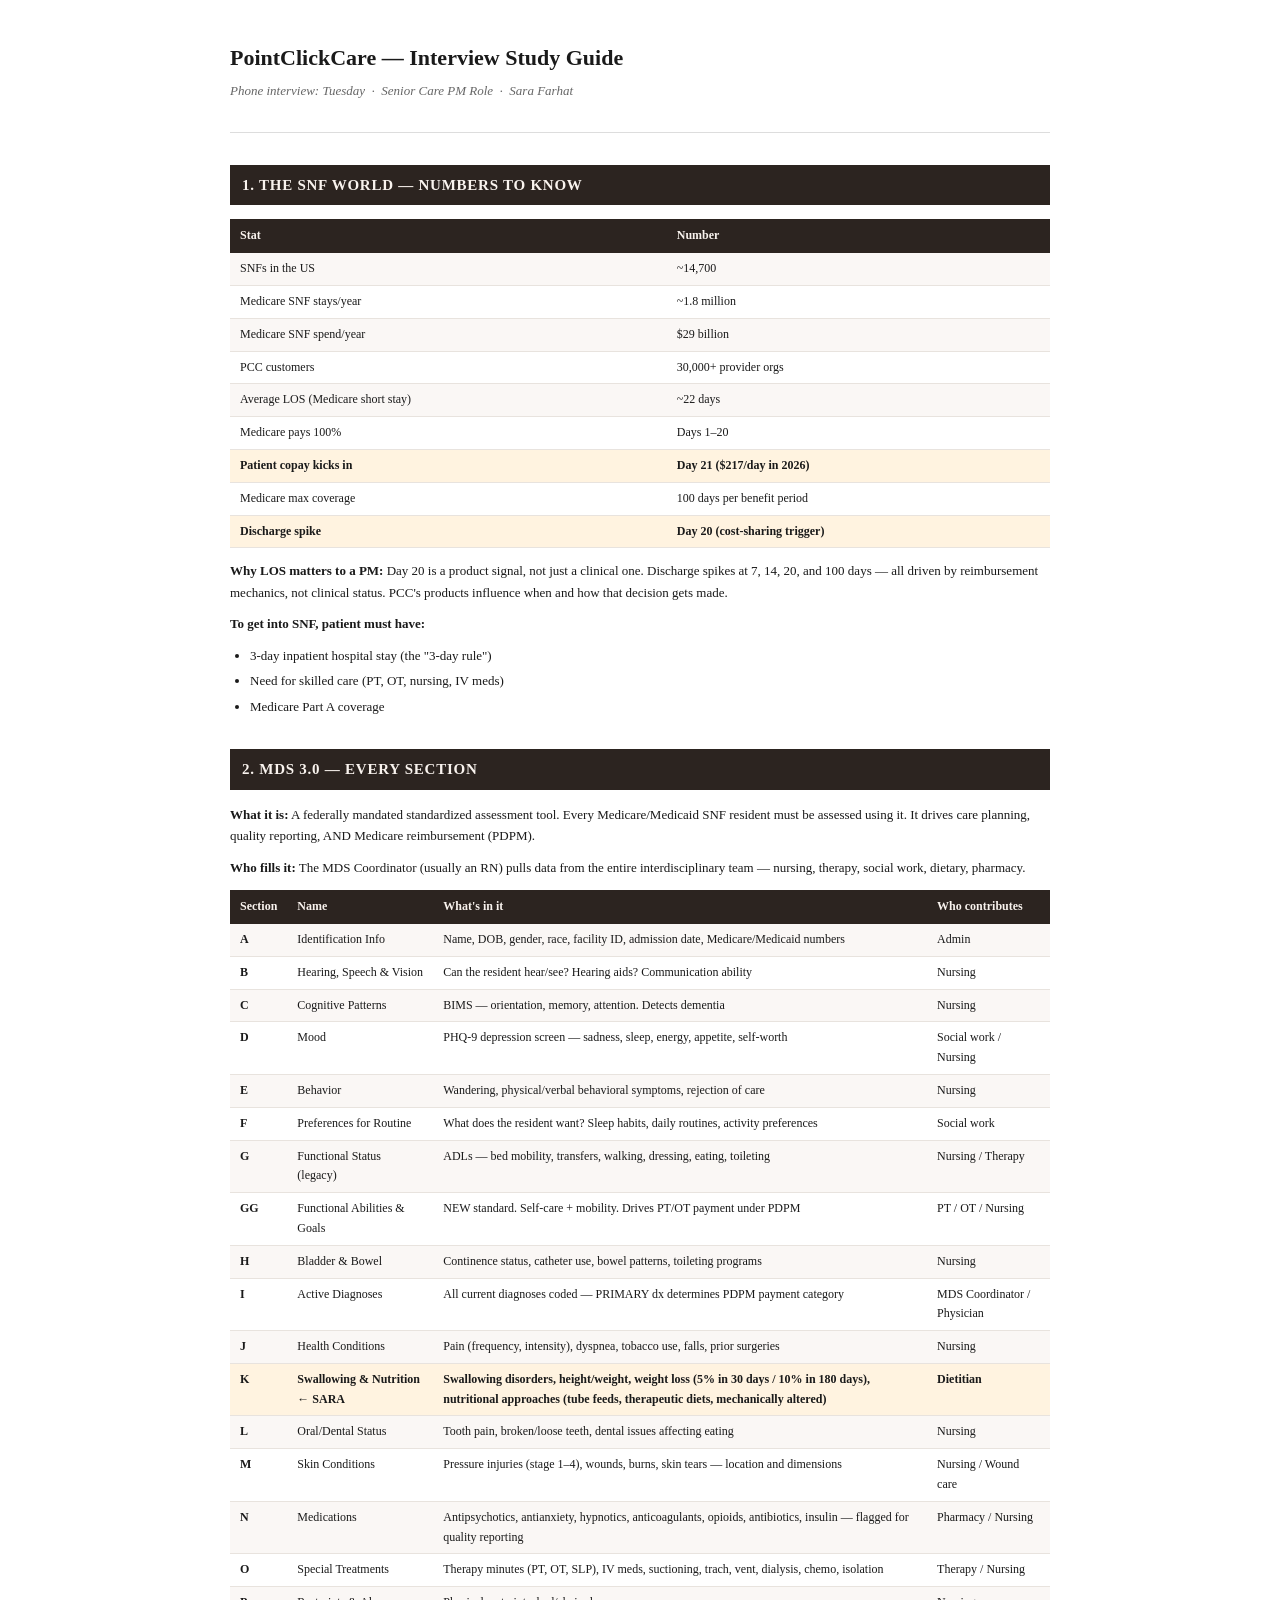
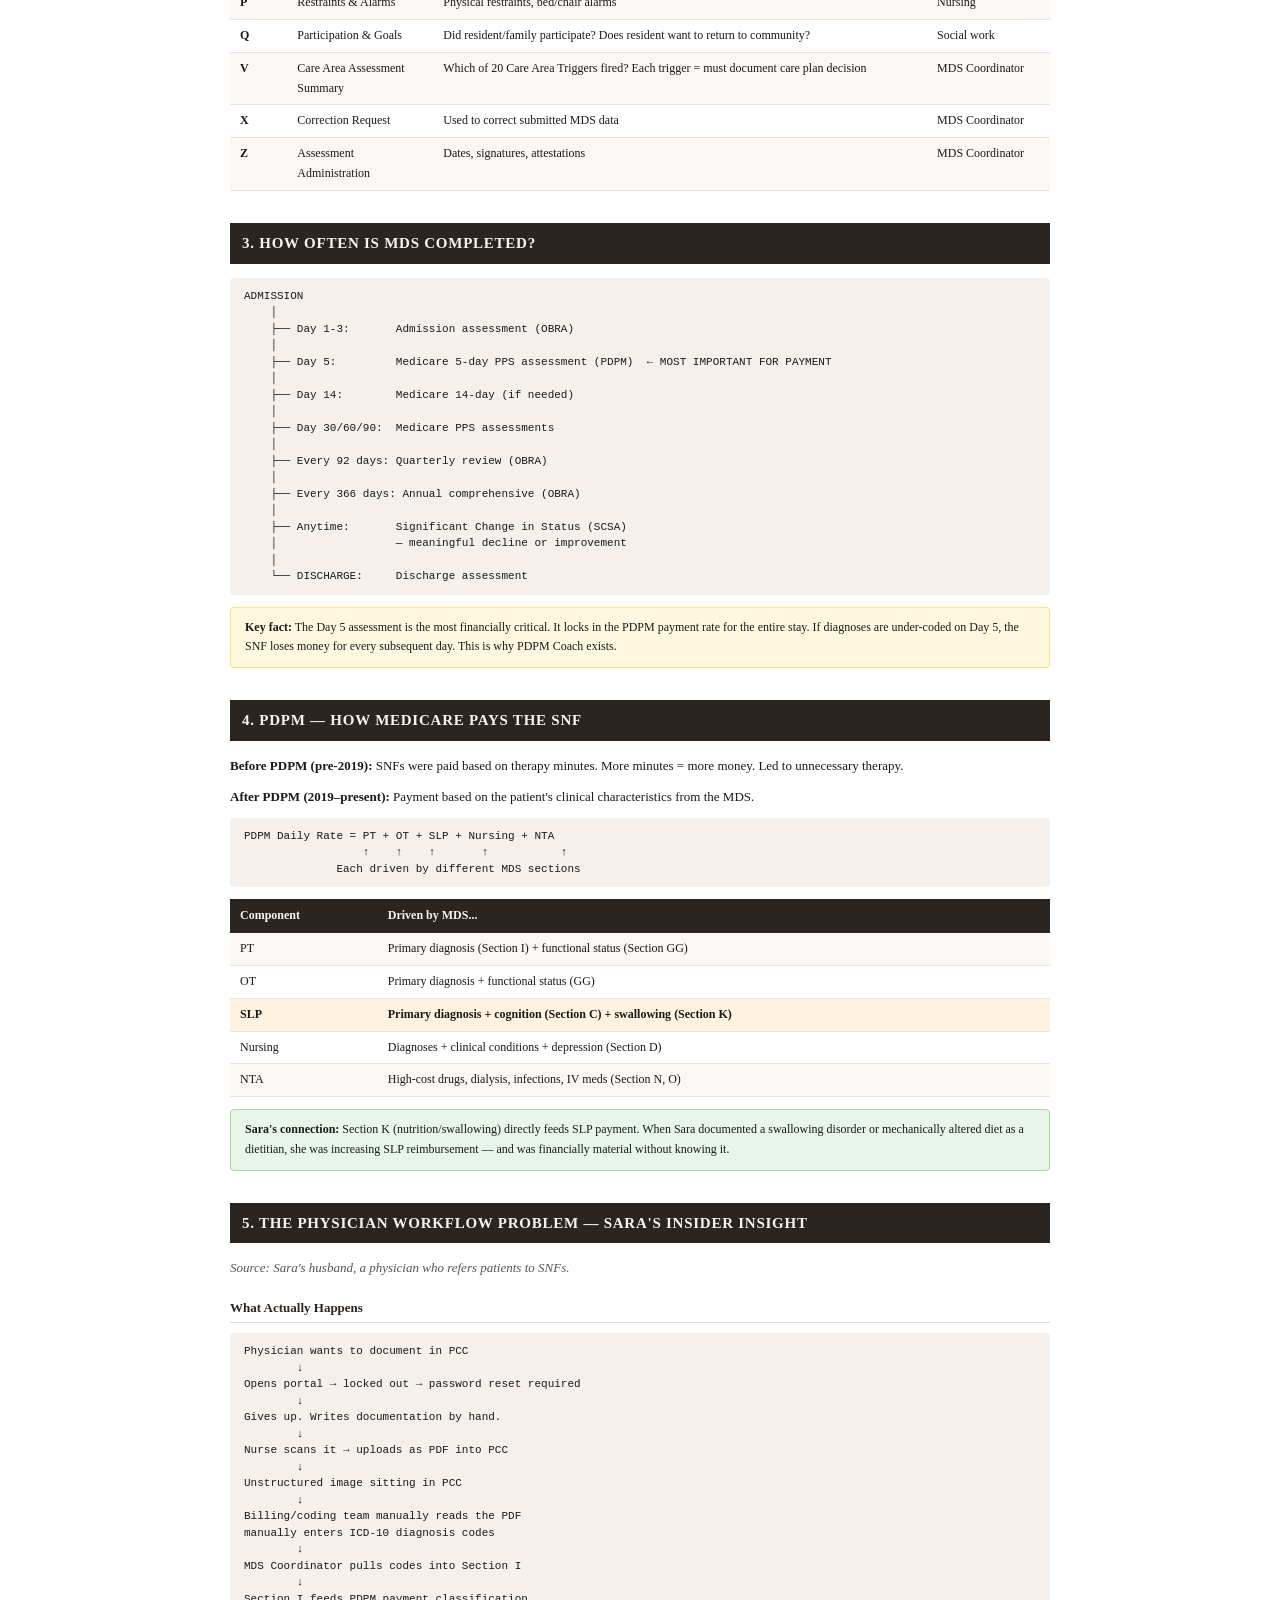
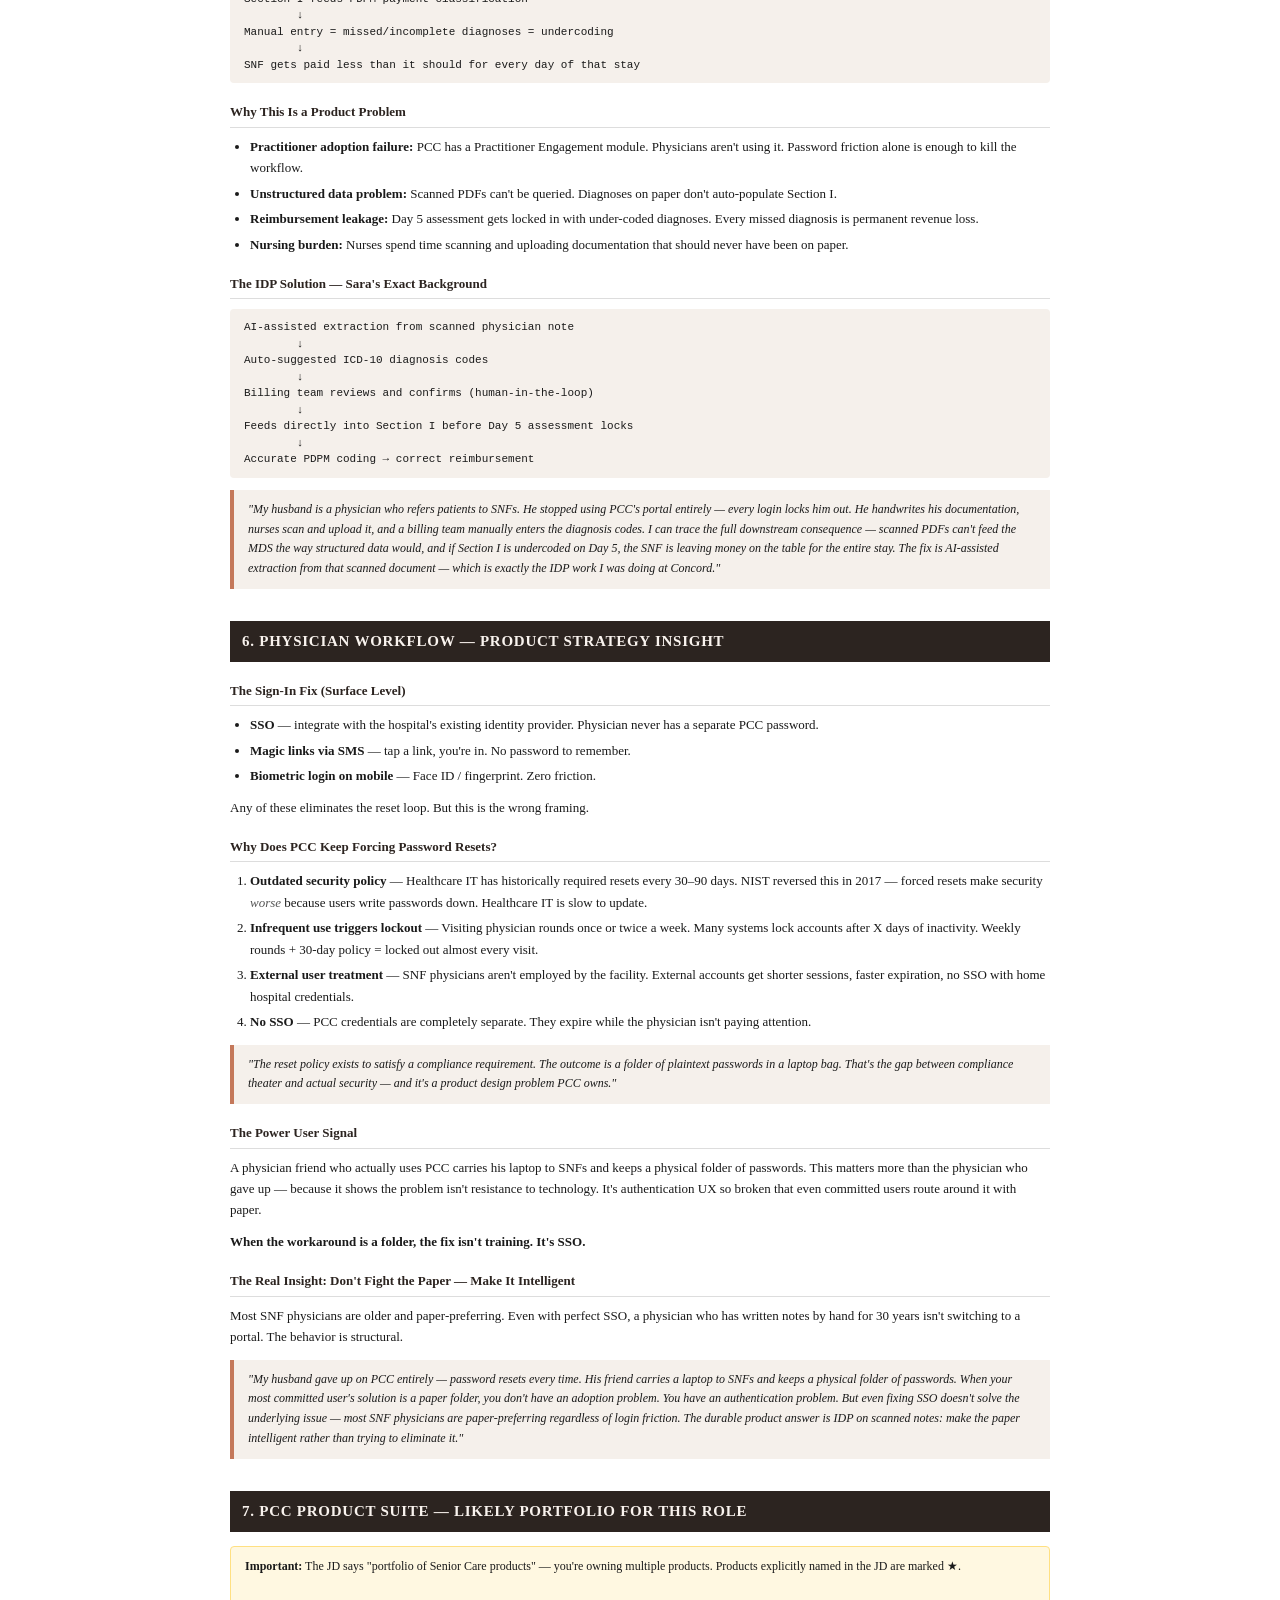
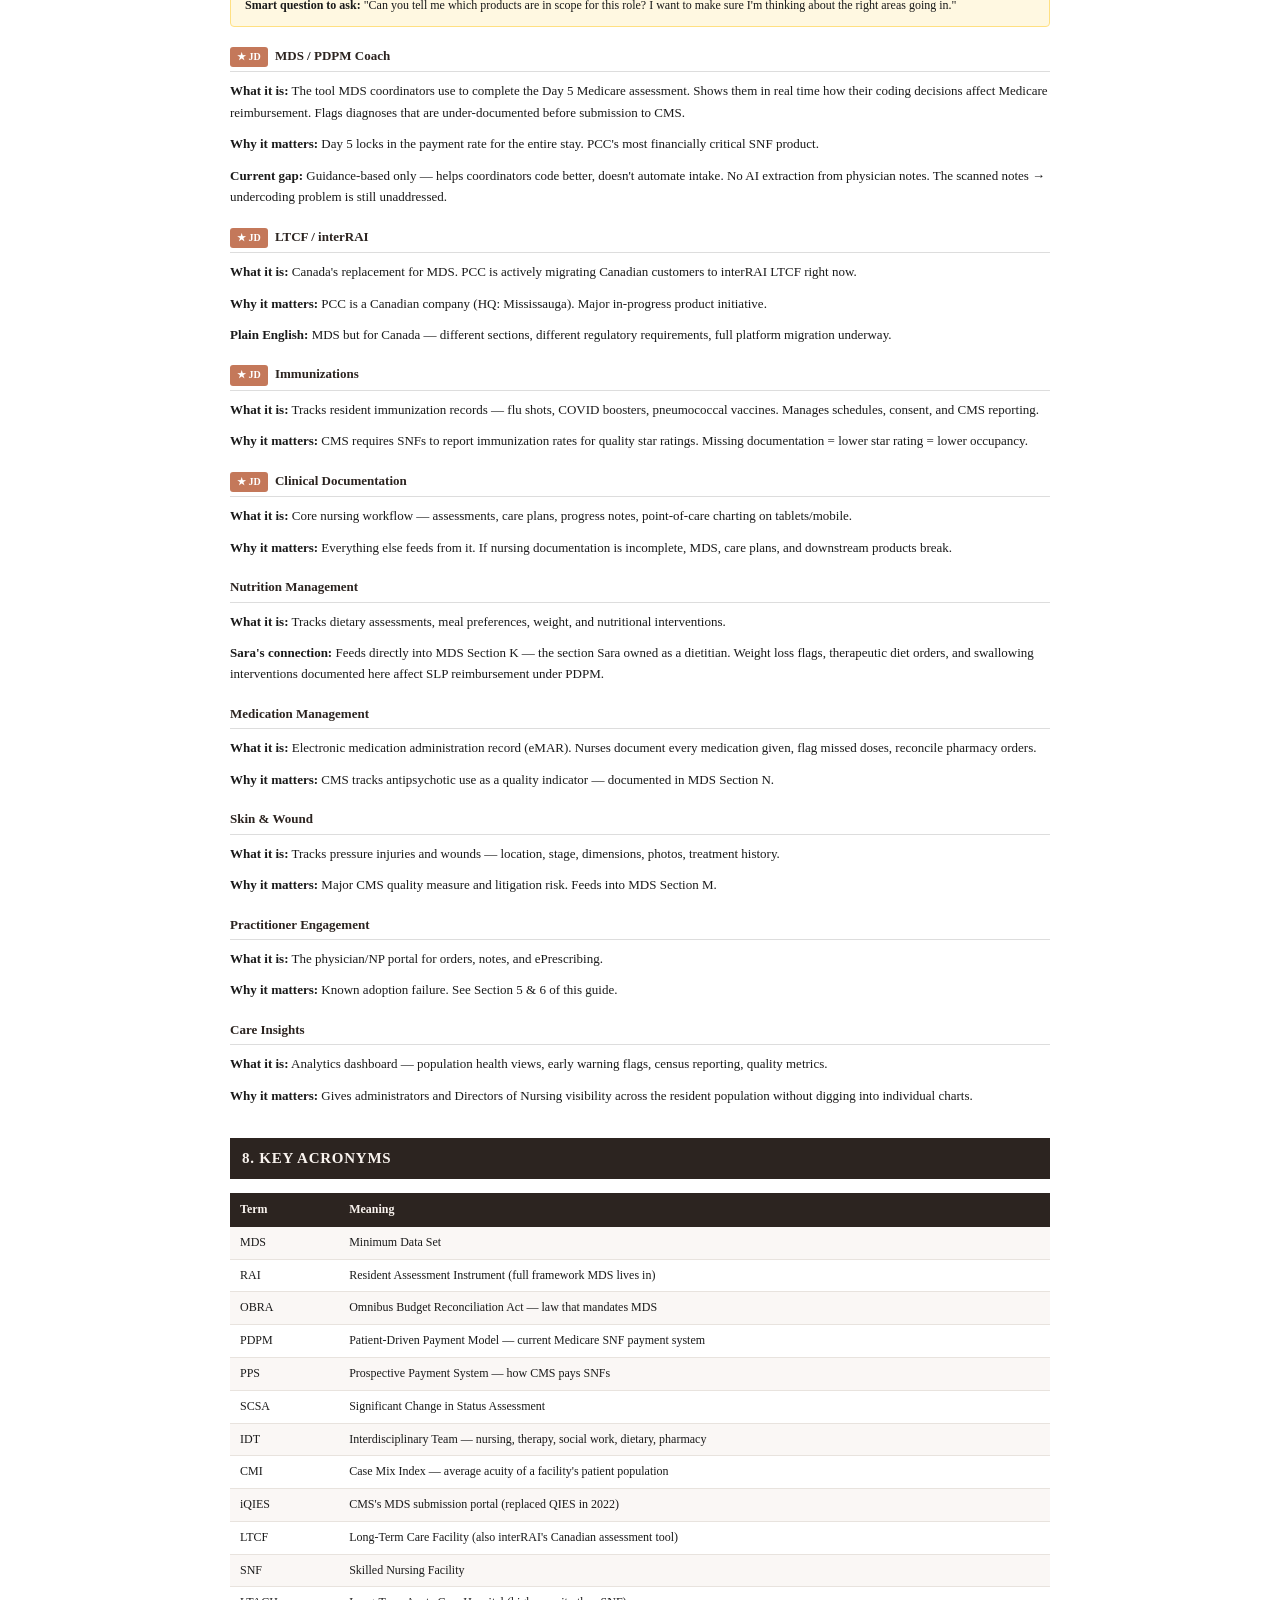
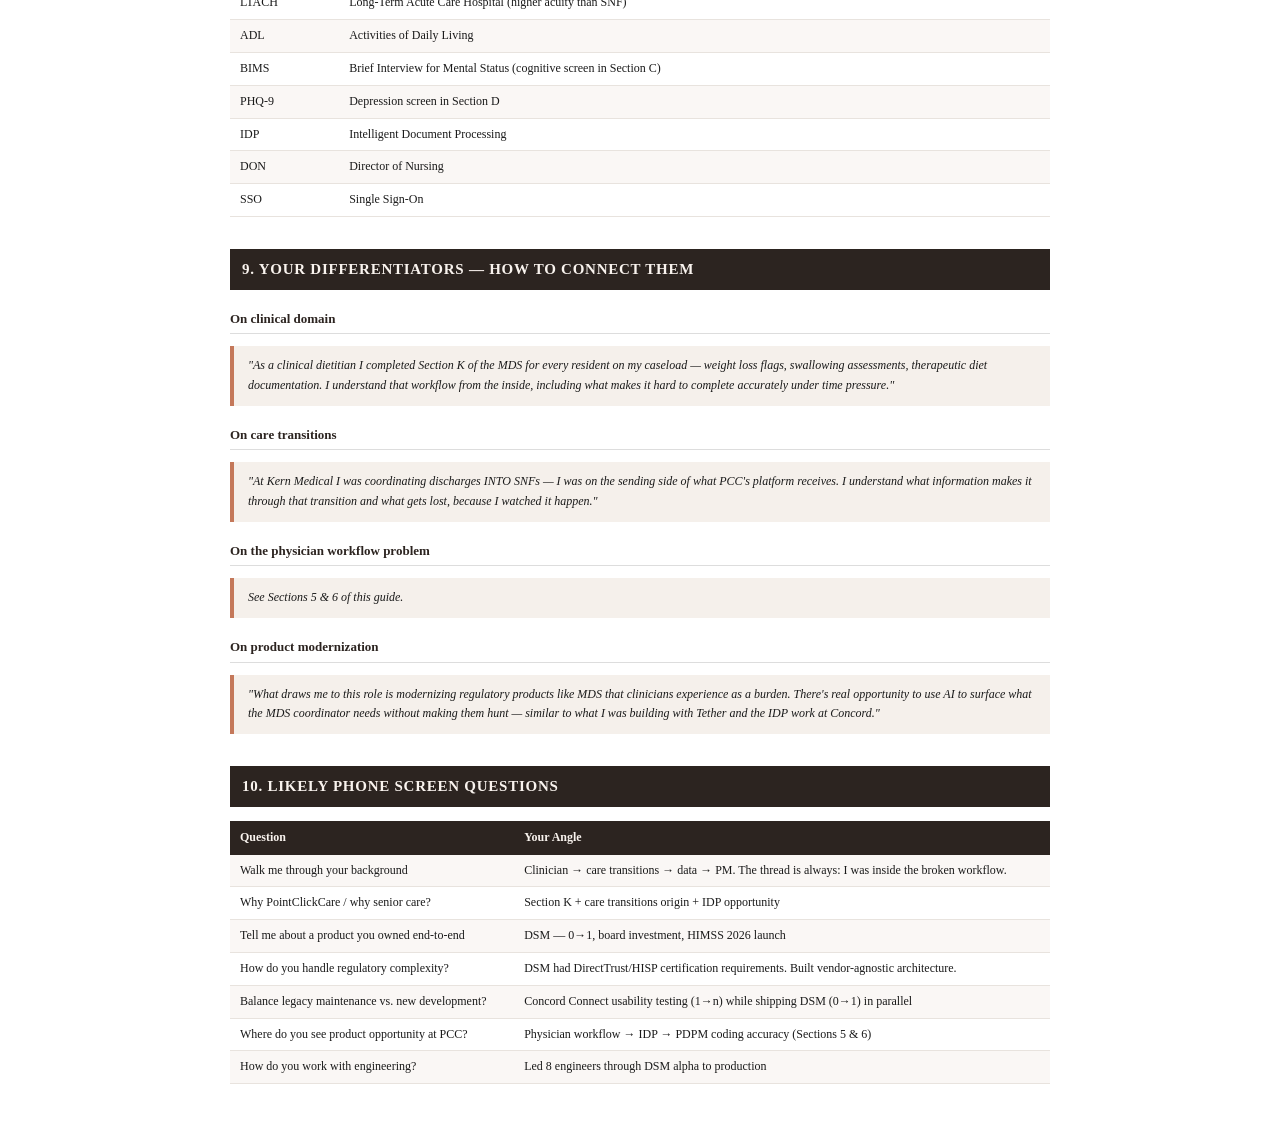
<file: PCC_Study_Guide.html>
<!DOCTYPE html>
<html lang="en">
<head>
<meta charset="UTF-8" />
<meta name="viewport" content="width=device-width, initial-scale=1.0" />
<title>PointClickCare Interview Study Guide — Sara Farhat</title>
<style>
  * { box-sizing: border-box; margin: 0; padding: 0; }
  body { font-family: 'Georgia', serif; font-size: 13px; line-height: 1.65; color: #1a1a1a; background: #fff; padding: 40px; max-width: 900px; margin: 0 auto; }
  h1 { font-size: 22px; font-weight: bold; margin-bottom: 4px; color: #1a1a1a; }
  .subtitle { font-size: 13px; color: #666; font-style: italic; margin-bottom: 30px; }
  h2 { font-size: 15px; font-weight: bold; text-transform: uppercase; letter-spacing: 0.05em; background: #2C2420; color: #F9F3EE; padding: 8px 12px; margin: 32px 0 14px 0; page-break-after: avoid; }
  h3 { font-size: 13px; font-weight: bold; color: #2C2420; margin: 18px 0 8px 0; border-bottom: 1px solid #ddd; padding-bottom: 4px; page-break-after: avoid; }
  h4 { font-size: 12px; font-weight: bold; color: #555; margin: 12px 0 6px 0; }
  p { margin-bottom: 10px; }
  ul, ol { margin: 8px 0 10px 20px; }
  li { margin-bottom: 4px; }
  strong { color: #1a1a1a; }
  em { color: #555; }
  table { width: 100%; border-collapse: collapse; margin: 12px 0; font-size: 12px; page-break-inside: avoid; }
  th { background: #2C2420; color: #F9F3EE; padding: 7px 10px; text-align: left; font-weight: bold; }
  td { padding: 6px 10px; border-bottom: 1px solid #e8e3de; vertical-align: top; }
  tr:nth-child(even) td { background: #faf7f5; }
  tr:hover td { background: #f0ebe6; }
  .highlight-row td { background: #fff3e0 !important; font-weight: bold; }
  blockquote { background: #f5f0eb; border-left: 4px solid #C4785A; padding: 10px 14px; margin: 12px 0; font-style: italic; font-size: 12px; }
  pre, code { font-family: 'Courier New', monospace; font-size: 11px; background: #f5f0eb; padding: 10px 14px; border-radius: 4px; display: block; white-space: pre; margin: 10px 0; overflow-x: auto; line-height: 1.5; }
  .tag { display: inline-block; background: #C4785A; color: white; font-size: 10px; font-weight: bold; padding: 2px 7px; border-radius: 3px; margin-right: 4px; }
  .note { background: #fff8e1; border: 1px solid #ffe082; padding: 10px 14px; margin: 12px 0; border-radius: 4px; font-size: 12px; }
  .sara-note { background: #e8f5e9; border: 1px solid #a5d6a7; padding: 10px 14px; margin: 12px 0; border-radius: 4px; font-size: 12px; }
  hr { border: none; border-top: 1px solid #ddd; margin: 24px 0; }
  @media print {
    body { padding: 20px; font-size: 11px; }
    h2 { page-break-before: auto; }
    pre, code { font-size: 10px; }
    table { font-size: 10px; }
    a { text-decoration: none; color: inherit; }
  }
</style>
</head>
<body>

<h1>PointClickCare — Interview Study Guide</h1>
<p class="subtitle">Phone interview: Tuesday &nbsp;·&nbsp; Senior Care PM Role &nbsp;·&nbsp; Sara Farhat</p>

<hr>

<h2>1. The SNF World — Numbers to Know</h2>

<table>
  <tr><th>Stat</th><th>Number</th></tr>
  <tr><td>SNFs in the US</td><td>~14,700</td></tr>
  <tr><td>Medicare SNF stays/year</td><td>~1.8 million</td></tr>
  <tr><td>Medicare SNF spend/year</td><td>$29 billion</td></tr>
  <tr><td>PCC customers</td><td>30,000+ provider orgs</td></tr>
  <tr><td>Average LOS (Medicare short stay)</td><td>~22 days</td></tr>
  <tr><td>Medicare pays 100%</td><td>Days 1–20</td></tr>
  <tr class="highlight-row"><td>Patient copay kicks in</td><td>Day 21 ($217/day in 2026)</td></tr>
  <tr><td>Medicare max coverage</td><td>100 days per benefit period</td></tr>
  <tr class="highlight-row"><td>Discharge spike</td><td>Day 20 (cost-sharing trigger)</td></tr>
</table>

<p><strong>Why LOS matters to a PM:</strong> Day 20 is a product signal, not just a clinical one. Discharge spikes at 7, 14, 20, and 100 days — all driven by reimbursement mechanics, not clinical status. PCC's products influence when and how that decision gets made.</p>

<p><strong>To get into SNF, patient must have:</strong></p>
<ul>
  <li>3-day inpatient hospital stay (the "3-day rule")</li>
  <li>Need for skilled care (PT, OT, nursing, IV meds)</li>
  <li>Medicare Part A coverage</li>
</ul>

<h2>2. MDS 3.0 — Every Section</h2>

<p><strong>What it is:</strong> A federally mandated standardized assessment tool. Every Medicare/Medicaid SNF resident must be assessed using it. It drives care planning, quality reporting, AND Medicare reimbursement (PDPM).</p>
<p><strong>Who fills it:</strong> The MDS Coordinator (usually an RN) pulls data from the entire interdisciplinary team — nursing, therapy, social work, dietary, pharmacy.</p>

<table>
  <tr><th>Section</th><th>Name</th><th>What's in it</th><th>Who contributes</th></tr>
  <tr><td><strong>A</strong></td><td>Identification Info</td><td>Name, DOB, gender, race, facility ID, admission date, Medicare/Medicaid numbers</td><td>Admin</td></tr>
  <tr><td><strong>B</strong></td><td>Hearing, Speech & Vision</td><td>Can the resident hear/see? Hearing aids? Communication ability</td><td>Nursing</td></tr>
  <tr><td><strong>C</strong></td><td>Cognitive Patterns</td><td>BIMS — orientation, memory, attention. Detects dementia</td><td>Nursing</td></tr>
  <tr><td><strong>D</strong></td><td>Mood</td><td>PHQ-9 depression screen — sadness, sleep, energy, appetite, self-worth</td><td>Social work / Nursing</td></tr>
  <tr><td><strong>E</strong></td><td>Behavior</td><td>Wandering, physical/verbal behavioral symptoms, rejection of care</td><td>Nursing</td></tr>
  <tr><td><strong>F</strong></td><td>Preferences for Routine</td><td>What does the resident want? Sleep habits, daily routines, activity preferences</td><td>Social work</td></tr>
  <tr><td><strong>G</strong></td><td>Functional Status (legacy)</td><td>ADLs — bed mobility, transfers, walking, dressing, eating, toileting</td><td>Nursing / Therapy</td></tr>
  <tr><td><strong>GG</strong></td><td>Functional Abilities & Goals</td><td>NEW standard. Self-care + mobility. Drives PT/OT payment under PDPM</td><td>PT / OT / Nursing</td></tr>
  <tr><td><strong>H</strong></td><td>Bladder & Bowel</td><td>Continence status, catheter use, bowel patterns, toileting programs</td><td>Nursing</td></tr>
  <tr><td><strong>I</strong></td><td>Active Diagnoses</td><td>All current diagnoses coded — PRIMARY dx determines PDPM payment category</td><td>MDS Coordinator / Physician</td></tr>
  <tr><td><strong>J</strong></td><td>Health Conditions</td><td>Pain (frequency, intensity), dyspnea, tobacco use, falls, prior surgeries</td><td>Nursing</td></tr>
  <tr class="highlight-row"><td><strong>K</strong></td><td>Swallowing & Nutrition ← SARA</td><td>Swallowing disorders, height/weight, weight loss (5% in 30 days / 10% in 180 days), nutritional approaches (tube feeds, therapeutic diets, mechanically altered)</td><td><strong>Dietitian</strong></td></tr>
  <tr><td><strong>L</strong></td><td>Oral/Dental Status</td><td>Tooth pain, broken/loose teeth, dental issues affecting eating</td><td>Nursing</td></tr>
  <tr><td><strong>M</strong></td><td>Skin Conditions</td><td>Pressure injuries (stage 1–4), wounds, burns, skin tears — location and dimensions</td><td>Nursing / Wound care</td></tr>
  <tr><td><strong>N</strong></td><td>Medications</td><td>Antipsychotics, antianxiety, hypnotics, anticoagulants, opioids, antibiotics, insulin — flagged for quality reporting</td><td>Pharmacy / Nursing</td></tr>
  <tr><td><strong>O</strong></td><td>Special Treatments</td><td>Therapy minutes (PT, OT, SLP), IV meds, suctioning, trach, vent, dialysis, chemo, isolation</td><td>Therapy / Nursing</td></tr>
  <tr><td><strong>P</strong></td><td>Restraints & Alarms</td><td>Physical restraints, bed/chair alarms</td><td>Nursing</td></tr>
  <tr><td><strong>Q</strong></td><td>Participation & Goals</td><td>Did resident/family participate? Does resident want to return to community?</td><td>Social work</td></tr>
  <tr><td><strong>V</strong></td><td>Care Area Assessment Summary</td><td>Which of 20 Care Area Triggers fired? Each trigger = must document care plan decision</td><td>MDS Coordinator</td></tr>
  <tr><td><strong>X</strong></td><td>Correction Request</td><td>Used to correct submitted MDS data</td><td>MDS Coordinator</td></tr>
  <tr><td><strong>Z</strong></td><td>Assessment Administration</td><td>Dates, signatures, attestations</td><td>MDS Coordinator</td></tr>
</table>

<h2>3. How Often Is MDS Completed?</h2>

<pre>ADMISSION
    │
    ├── Day 1-3:       Admission assessment (OBRA)
    │
    ├── Day 5:         Medicare 5-day PPS assessment (PDPM)  ← MOST IMPORTANT FOR PAYMENT
    │
    ├── Day 14:        Medicare 14-day (if needed)
    │
    ├── Day 30/60/90:  Medicare PPS assessments
    │
    ├── Every 92 days: Quarterly review (OBRA)
    │
    ├── Every 366 days: Annual comprehensive (OBRA)
    │
    ├── Anytime:       Significant Change in Status (SCSA)
    │                  — meaningful decline or improvement
    │
    └── DISCHARGE:     Discharge assessment</pre>

<div class="note"><strong>Key fact:</strong> The Day 5 assessment is the most financially critical. It locks in the PDPM payment rate for the entire stay. If diagnoses are under-coded on Day 5, the SNF loses money for every subsequent day. This is why PDPM Coach exists.</div>

<h2>4. PDPM — How Medicare Pays the SNF</h2>

<p><strong>Before PDPM (pre-2019):</strong> SNFs were paid based on therapy minutes. More minutes = more money. Led to unnecessary therapy.</p>
<p><strong>After PDPM (2019–present):</strong> Payment based on the patient's clinical characteristics from the MDS.</p>

<pre>PDPM Daily Rate = PT + OT + SLP + Nursing + NTA
                  ↑    ↑    ↑       ↑           ↑
              Each driven by different MDS sections</pre>

<table>
  <tr><th>Component</th><th>Driven by MDS...</th></tr>
  <tr><td>PT</td><td>Primary diagnosis (Section I) + functional status (Section GG)</td></tr>
  <tr><td>OT</td><td>Primary diagnosis + functional status (GG)</td></tr>
  <tr class="highlight-row"><td>SLP</td><td>Primary diagnosis + cognition (Section C) + swallowing <strong>(Section K)</strong></td></tr>
  <tr><td>Nursing</td><td>Diagnoses + clinical conditions + depression (Section D)</td></tr>
  <tr><td>NTA</td><td>High-cost drugs, dialysis, infections, IV meds (Section N, O)</td></tr>
</table>

<div class="sara-note"><strong>Sara's connection:</strong> Section K (nutrition/swallowing) directly feeds SLP payment. When Sara documented a swallowing disorder or mechanically altered diet as a dietitian, she was increasing SLP reimbursement — and was financially material without knowing it.</div>

<h2>5. The Physician Workflow Problem — Sara's Insider Insight</h2>

<p><em>Source: Sara's husband, a physician who refers patients to SNFs.</em></p>

<h3>What Actually Happens</h3>
<pre>Physician wants to document in PCC
        ↓
Opens portal → locked out → password reset required
        ↓
Gives up. Writes documentation by hand.
        ↓
Nurse scans it → uploads as PDF into PCC
        ↓
Unstructured image sitting in PCC
        ↓
Billing/coding team manually reads the PDF
manually enters ICD-10 diagnosis codes
        ↓
MDS Coordinator pulls codes into Section I
        ↓
Section I feeds PDPM payment classification
        ↓
Manual entry = missed/incomplete diagnoses = undercoding
        ↓
SNF gets paid less than it should for every day of that stay</pre>

<h3>Why This Is a Product Problem</h3>
<ul>
  <li><strong>Practitioner adoption failure:</strong> PCC has a Practitioner Engagement module. Physicians aren't using it. Password friction alone is enough to kill the workflow.</li>
  <li><strong>Unstructured data problem:</strong> Scanned PDFs can't be queried. Diagnoses on paper don't auto-populate Section I.</li>
  <li><strong>Reimbursement leakage:</strong> Day 5 assessment gets locked in with under-coded diagnoses. Every missed diagnosis is permanent revenue loss.</li>
  <li><strong>Nursing burden:</strong> Nurses spend time scanning and uploading documentation that should never have been on paper.</li>
</ul>

<h3>The IDP Solution — Sara's Exact Background</h3>
<pre>AI-assisted extraction from scanned physician note
        ↓
Auto-suggested ICD-10 diagnosis codes
        ↓
Billing team reviews and confirms (human-in-the-loop)
        ↓
Feeds directly into Section I before Day 5 assessment locks
        ↓
Accurate PDPM coding → correct reimbursement</pre>

<blockquote>"My husband is a physician who refers patients to SNFs. He stopped using PCC's portal entirely — every login locks him out. He handwrites his documentation, nurses scan and upload it, and a billing team manually enters the diagnosis codes. I can trace the full downstream consequence — scanned PDFs can't feed the MDS the way structured data would, and if Section I is undercoded on Day 5, the SNF is leaving money on the table for the entire stay. The fix is AI-assisted extraction from that scanned document — which is exactly the IDP work I was doing at Concord."</blockquote>

<h2>6. Physician Workflow — Product Strategy Insight</h2>

<h3>The Sign-In Fix (Surface Level)</h3>
<ul>
  <li><strong>SSO</strong> — integrate with the hospital's existing identity provider. Physician never has a separate PCC password.</li>
  <li><strong>Magic links via SMS</strong> — tap a link, you're in. No password to remember.</li>
  <li><strong>Biometric login on mobile</strong> — Face ID / fingerprint. Zero friction.</li>
</ul>
<p>Any of these eliminates the reset loop. But this is the wrong framing.</p>

<h3>Why Does PCC Keep Forcing Password Resets?</h3>
<ol>
  <li><strong>Outdated security policy</strong> — Healthcare IT has historically required resets every 30–90 days. NIST reversed this in 2017 — forced resets make security <em>worse</em> because users write passwords down. Healthcare IT is slow to update.</li>
  <li><strong>Infrequent use triggers lockout</strong> — Visiting physician rounds once or twice a week. Many systems lock accounts after X days of inactivity. Weekly rounds + 30-day policy = locked out almost every visit.</li>
  <li><strong>External user treatment</strong> — SNF physicians aren't employed by the facility. External accounts get shorter sessions, faster expiration, no SSO with home hospital credentials.</li>
  <li><strong>No SSO</strong> — PCC credentials are completely separate. They expire while the physician isn't paying attention.</li>
</ol>

<blockquote>"The reset policy exists to satisfy a compliance requirement. The outcome is a folder of plaintext passwords in a laptop bag. That's the gap between compliance theater and actual security — and it's a product design problem PCC owns."</blockquote>

<h3>The Power User Signal</h3>
<p>A physician friend who actually uses PCC carries his laptop to SNFs and keeps a physical folder of passwords. This matters more than the physician who gave up — because it shows the problem isn't resistance to technology. It's authentication UX so broken that even committed users route around it with paper.</p>
<p><strong>When the workaround is a folder, the fix isn't training. It's SSO.</strong></p>

<h3>The Real Insight: Don't Fight the Paper — Make It Intelligent</h3>
<p>Most SNF physicians are older and paper-preferring. Even with perfect SSO, a physician who has written notes by hand for 30 years isn't switching to a portal. The behavior is structural.</p>

<blockquote>"My husband gave up on PCC entirely — password resets every time. His friend carries a laptop to SNFs and keeps a physical folder of passwords. When your most committed user's solution is a paper folder, you don't have an adoption problem. You have an authentication problem. But even fixing SSO doesn't solve the underlying issue — most SNF physicians are paper-preferring regardless of login friction. The durable product answer is IDP on scanned notes: make the paper intelligent rather than trying to eliminate it."</blockquote>

<h2>7. PCC Product Suite — Likely Portfolio for This Role</h2>

<div class="note"><strong>Important:</strong> The JD says "portfolio of Senior Care products" — you're owning multiple products. Products explicitly named in the JD are marked ★.<br><br><strong>Smart question to ask:</strong> "Can you tell me which products are in scope for this role? I want to make sure I'm thinking about the right areas going in."</div>

<h3><span class="tag">★ JD</span> MDS / PDPM Coach</h3>
<p><strong>What it is:</strong> The tool MDS coordinators use to complete the Day 5 Medicare assessment. Shows them in real time how their coding decisions affect Medicare reimbursement. Flags diagnoses that are under-documented before submission to CMS.</p>
<p><strong>Why it matters:</strong> Day 5 locks in the payment rate for the entire stay. PCC's most financially critical SNF product.</p>
<p><strong>Current gap:</strong> Guidance-based only — helps coordinators code better, doesn't automate intake. No AI extraction from physician notes. The scanned notes → undercoding problem is still unaddressed.</p>

<h3><span class="tag">★ JD</span> LTCF / interRAI</h3>
<p><strong>What it is:</strong> Canada's replacement for MDS. PCC is actively migrating Canadian customers to interRAI LTCF right now.</p>
<p><strong>Why it matters:</strong> PCC is a Canadian company (HQ: Mississauga). Major in-progress product initiative.</p>
<p><strong>Plain English:</strong> MDS but for Canada — different sections, different regulatory requirements, full platform migration underway.</p>

<h3><span class="tag">★ JD</span> Immunizations</h3>
<p><strong>What it is:</strong> Tracks resident immunization records — flu shots, COVID boosters, pneumococcal vaccines. Manages schedules, consent, and CMS reporting.</p>
<p><strong>Why it matters:</strong> CMS requires SNFs to report immunization rates for quality star ratings. Missing documentation = lower star rating = lower occupancy.</p>

<h3><span class="tag">★ JD</span> Clinical Documentation</h3>
<p><strong>What it is:</strong> Core nursing workflow — assessments, care plans, progress notes, point-of-care charting on tablets/mobile.</p>
<p><strong>Why it matters:</strong> Everything else feeds from it. If nursing documentation is incomplete, MDS, care plans, and downstream products break.</p>

<h3>Nutrition Management</h3>
<p><strong>What it is:</strong> Tracks dietary assessments, meal preferences, weight, and nutritional interventions.</p>
<p><strong>Sara's connection:</strong> Feeds directly into MDS Section K — the section Sara owned as a dietitian. Weight loss flags, therapeutic diet orders, and swallowing interventions documented here affect SLP reimbursement under PDPM.</p>

<h3>Medication Management</h3>
<p><strong>What it is:</strong> Electronic medication administration record (eMAR). Nurses document every medication given, flag missed doses, reconcile pharmacy orders.</p>
<p><strong>Why it matters:</strong> CMS tracks antipsychotic use as a quality indicator — documented in MDS Section N.</p>

<h3>Skin & Wound</h3>
<p><strong>What it is:</strong> Tracks pressure injuries and wounds — location, stage, dimensions, photos, treatment history.</p>
<p><strong>Why it matters:</strong> Major CMS quality measure and litigation risk. Feeds into MDS Section M.</p>

<h3>Practitioner Engagement</h3>
<p><strong>What it is:</strong> The physician/NP portal for orders, notes, and ePrescribing.</p>
<p><strong>Why it matters:</strong> Known adoption failure. See Section 5 & 6 of this guide.</p>

<h3>Care Insights</h3>
<p><strong>What it is:</strong> Analytics dashboard — population health views, early warning flags, census reporting, quality metrics.</p>
<p><strong>Why it matters:</strong> Gives administrators and Directors of Nursing visibility across the resident population without digging into individual charts.</p>

<h2>8. Key Acronyms</h2>

<table>
  <tr><th>Term</th><th>Meaning</th></tr>
  <tr><td>MDS</td><td>Minimum Data Set</td></tr>
  <tr><td>RAI</td><td>Resident Assessment Instrument (full framework MDS lives in)</td></tr>
  <tr><td>OBRA</td><td>Omnibus Budget Reconciliation Act — law that mandates MDS</td></tr>
  <tr><td>PDPM</td><td>Patient-Driven Payment Model — current Medicare SNF payment system</td></tr>
  <tr><td>PPS</td><td>Prospective Payment System — how CMS pays SNFs</td></tr>
  <tr><td>SCSA</td><td>Significant Change in Status Assessment</td></tr>
  <tr><td>IDT</td><td>Interdisciplinary Team — nursing, therapy, social work, dietary, pharmacy</td></tr>
  <tr><td>CMI</td><td>Case Mix Index — average acuity of a facility's patient population</td></tr>
  <tr><td>iQIES</td><td>CMS's MDS submission portal (replaced QIES in 2022)</td></tr>
  <tr><td>LTCF</td><td>Long-Term Care Facility (also interRAI's Canadian assessment tool)</td></tr>
  <tr><td>SNF</td><td>Skilled Nursing Facility</td></tr>
  <tr><td>LTACH</td><td>Long-Term Acute Care Hospital (higher acuity than SNF)</td></tr>
  <tr><td>ADL</td><td>Activities of Daily Living</td></tr>
  <tr><td>BIMS</td><td>Brief Interview for Mental Status (cognitive screen in Section C)</td></tr>
  <tr><td>PHQ-9</td><td>Depression screen in Section D</td></tr>
  <tr><td>IDP</td><td>Intelligent Document Processing</td></tr>
  <tr><td>DON</td><td>Director of Nursing</td></tr>
  <tr><td>SSO</td><td>Single Sign-On</td></tr>
</table>

<h2>9. Your Differentiators — How to Connect Them</h2>

<h3>On clinical domain</h3>
<blockquote>"As a clinical dietitian I completed Section K of the MDS for every resident on my caseload — weight loss flags, swallowing assessments, therapeutic diet documentation. I understand that workflow from the inside, including what makes it hard to complete accurately under time pressure."</blockquote>

<h3>On care transitions</h3>
<blockquote>"At Kern Medical I was coordinating discharges INTO SNFs — I was on the sending side of what PCC's platform receives. I understand what information makes it through that transition and what gets lost, because I watched it happen."</blockquote>

<h3>On the physician workflow problem</h3>
<blockquote>See Sections 5 & 6 of this guide.</blockquote>

<h3>On product modernization</h3>
<blockquote>"What draws me to this role is modernizing regulatory products like MDS that clinicians experience as a burden. There's real opportunity to use AI to surface what the MDS coordinator needs without making them hunt — similar to what I was building with Tether and the IDP work at Concord."</blockquote>

<h2>10. Likely Phone Screen Questions</h2>

<table>
  <tr><th>Question</th><th>Your Angle</th></tr>
  <tr><td>Walk me through your background</td><td>Clinician → care transitions → data → PM. The thread is always: I was inside the broken workflow.</td></tr>
  <tr><td>Why PointClickCare / why senior care?</td><td>Section K + care transitions origin + IDP opportunity</td></tr>
  <tr><td>Tell me about a product you owned end-to-end</td><td>DSM — 0→1, board investment, HIMSS 2026 launch</td></tr>
  <tr><td>How do you handle regulatory complexity?</td><td>DSM had DirectTrust/HISP certification requirements. Built vendor-agnostic architecture.</td></tr>
  <tr><td>Balance legacy maintenance vs. new development?</td><td>Concord Connect usability testing (1→n) while shipping DSM (0→1) in parallel</td></tr>
  <tr><td>Where do you see product opportunity at PCC?</td><td>Physician workflow → IDP → PDPM coding accuracy (Sections 5 & 6)</td></tr>
  <tr><td>How do you work with engineering?</td><td>Led 8 engineers through DSM alpha to production</td></tr>
</table>

</body>
</html>
</file>
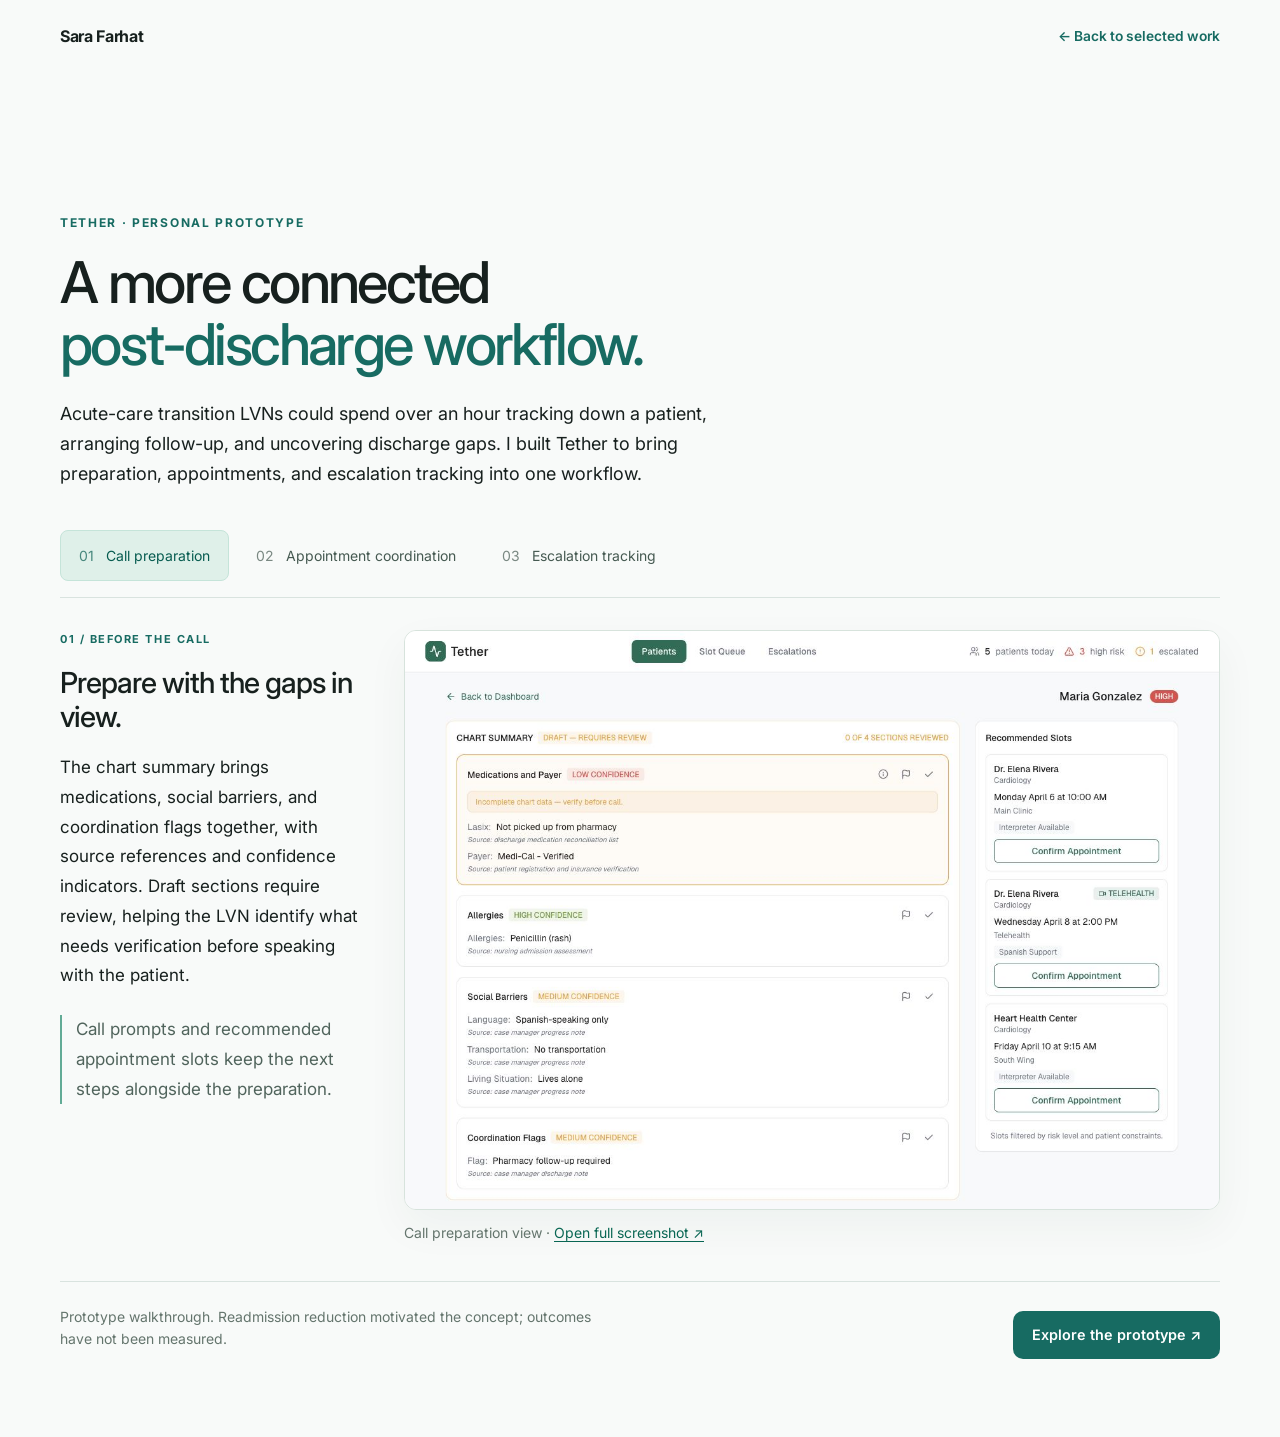
<file: tether-walkthrough.html>
<!doctype html>
<html lang="en">
<head>
<meta charset="utf-8"><meta name="viewport" content="width=device-width, initial-scale=1">
<title>Tether walkthrough — Sara Farhat</title>
<meta name="description" content="Three views of Tether: call preparation, appointment coordination, and escalation tracking for post-discharge follow-up.">
<link rel="preconnect" href="https://fonts.googleapis.com"><link rel="preconnect" href="https://fonts.gstatic.com" crossorigin>
<link href="https://fonts.googleapis.com/css2?family=Inter:wght@400;500;600;700&amp;display=swap" rel="stylesheet">
<link rel="stylesheet" href="styles.css"><link rel="stylesheet" href="tether-walkthrough.css">
<script src="tether-walkthrough.js" defer></script>
<link rel="stylesheet" href="readability.css">
</head>
<body>
<a class="skip-link" href="#main">Skip to main content</a>
<header class="site-header"><nav class="nav container" aria-label="Walkthrough navigation"><a class="nav-logo" href="index.html">Sara Farhat</a><a class="case-back" href="index.html#work">← Back to selected work</a></nav></header>
<main id="main" class="container walkthrough">
<div class="walkthrough-intro"><p class="eyebrow">Tether · Personal prototype</p><h1>A more connected<br><span>post-discharge workflow.</span></h1><p>Acute-care transition LVNs could spend over an hour tracking down a patient, arranging follow-up, and uncovering discharge gaps. I built Tether to bring preparation, appointments, and escalation tracking into one workflow.</p></div>
<nav class="walkthrough-controls" aria-label="Choose a prototype view" hidden>
<button type="button" data-view="prep" aria-controls="prep" aria-pressed="true"><span>01</span> Call preparation</button>
<button type="button" data-view="appointments" aria-controls="appointments" aria-pressed="false"><span>02</span> Appointment coordination</button>
<button type="button" data-view="escalations" aria-controls="escalations" aria-pressed="false"><span>03</span> Escalation tracking</button>
</nav>
<section id="prep" class="walkthrough-view" aria-labelledby="prep-title"><div class="walkthrough-copy"><p class="eyebrow">01 / Before the call</p><h2 id="prep-title">Prepare with the gaps in view.</h2><p>The chart summary brings medications, social barriers, and coordination flags together, with source references and confidence indicators. Draft sections require review, helping the LVN identify what needs verification before speaking with the patient.</p><p class="view-detail">Call prompts and recommended appointment slots keep the next steps alongside the preparation.</p></div><figure><div class="screen-frame"><img src="tether-call-preparation.png" alt="Tether call preparation showing a draft chart summary, source references, confidence indicators, call prompts, and recommended appointments"></div><figcaption>Call preparation view · <a href="tether-call-preparation.png" target="_blank" rel="noopener">Open full screenshot ↗</a></figcaption></figure></section>
<section id="appointments" class="walkthrough-view" aria-labelledby="appointments-title"><div class="walkthrough-copy"><p class="eyebrow">02 / Coordinate follow-up</p><h2 id="appointments-title">Make scheduling needs visible.</h2><p>The slot queue distinguishes patients with pre-allocated appointments from those who still need manual scheduling. The LVN can enter call preparation directly from the queue, keeping appointment coordination connected to the patient’s follow-up.</p><p class="view-detail">A shared view of what is ready and what still needs action.</p></div><figure><div class="screen-frame"><img src="tether-appointments.png" alt="Tether slot queue separating pre-allocated follow-up appointments from patients requiring manual scheduling" loading="lazy"></div><figcaption>Appointment coordination view · <a href="tether-appointments.png" target="_blank" rel="noopener">Open full screenshot ↗</a></figcaption></figure></section>
<section id="escalations" class="walkthrough-view" aria-labelledby="escalations-title"><div class="walkthrough-copy"><p class="eyebrow">03 / Track unresolved issues</p><h2 id="escalations-title">Keep escalations in view.</h2><p>The escalation queue surfaces pending and overdue items, the requested action, and when it was raised. A resolution control gives the team a place to track whether an issue has been addressed.</p><p class="view-detail">The feedback loop to inpatient teams is a planned extension.</p></div><figure><div class="screen-frame"><img src="tether-escalations.png" alt="Tether escalation queue showing an overdue case-manager notification and a mark-resolved control" loading="lazy"></div><figcaption>Escalation tracking view · <a href="tether-escalations.png" target="_blank" rel="noopener">Open full screenshot ↗</a></figcaption></figure></section>
<footer class="walkthrough-footer"><p>Prototype walkthrough. Readmission reduction motivated the concept; outcomes have not been measured.</p><a class="button button-primary" href="https://v0-tether-rho.vercel.app/" target="_blank" rel="noopener noreferrer">Explore the prototype ↗</a></footer>
</main></body></html>
</file>
<file: styles.css>
:root {
  --bg: #f8faf9;
  --surface: #ffffff;
  --surface-soft: #eff5f3;
  --ink: #17201e;
  --ink-soft: #4f5f5b;
  --muted: #586963;
  --line: #dbe4e1;
  --accent: #176b62;
  --accent-dark: #0f5049;
  --accent-soft: #dcece8;
  --max: 1160px;
  --radius: 18px;
  --shadow: 0 18px 45px rgba(29, 58, 53, 0.07);
}

* { box-sizing: border-box; }
html { scroll-behavior: smooth; }
body {
  margin: 0;
  background: var(--bg);
  color: var(--ink);
  font-family: Inter, system-ui, -apple-system, BlinkMacSystemFont, "Segoe UI", sans-serif;
  font-size: 16px;
  line-height: 1.65;
  -webkit-font-smoothing: antialiased;
}
body.menu-open { overflow: hidden; }
a { color: inherit; text-decoration: none; }
img { display: block; max-width: 100%; }
button, a { -webkit-tap-highlight-color: transparent; }

.container { width: min(calc(100% - 48px), var(--max)); margin-inline: auto; }
.section { padding: 88px 0; scroll-margin-top: 76px; }
.skip-link {
  position: fixed; top: 12px; left: 12px; z-index: 1000;
  transform: translateY(-160%); padding: 10px 14px;
  background: var(--ink); color: #fff; border-radius: 8px;
}
.skip-link:focus { transform: translateY(0); }
:focus-visible { outline: 3px solid #62a99f; outline-offset: 4px; }

.site-header {
  position: sticky; top: 0; z-index: 100;
  background: rgba(248, 250, 249, 0.94);
  border-bottom: 1px solid transparent;
  backdrop-filter: blur(14px);
  transition: border-color 180ms ease, box-shadow 180ms ease;
}
.site-header.scrolled { border-color: var(--line); box-shadow: 0 8px 24px rgba(29, 58, 53, 0.04); }
.nav { min-height: 72px; display: flex; align-items: center; justify-content: space-between; gap: 32px; }
.nav-logo { font-size: 1rem; font-weight: 700; letter-spacing: -0.02em; }
.nav-links { display: flex; align-items: center; gap: 30px; font-size: 0.875rem; font-weight: 500; color: var(--ink-soft); }
.nav-links a { transition: color 160ms ease; }
.nav-links a:hover { color: var(--accent); }
.nav-contact { padding: 9px 16px; border: 1px solid var(--accent); border-radius: 999px; color: var(--accent) !important; }
.nav-contact:hover { background: var(--accent); color: #fff !important; }
.nav-toggle { display: none; width: 44px; height: 44px; padding: 11px; border: 0; background: transparent; cursor: pointer; }
.nav-toggle span { display: block; width: 22px; height: 2px; margin: 4px auto; background: var(--ink); transition: transform 180ms ease, opacity 180ms ease; }

.eyebrow {
  margin: 0 0 16px; color: var(--accent); font-size: 0.75rem;
  font-weight: 700; letter-spacing: 0.14em; text-transform: uppercase;
}
h1, h2, h3, p { margin-top: 0; }
h1 { margin-bottom: 28px; font-size: clamp(2.8rem, 4.6vw, 4.3rem); line-height: 1.02; letter-spacing: -0.055em; }
h2 { margin-bottom: 20px; font-size: clamp(2rem, 3.6vw, 3.25rem); line-height: 1.12; letter-spacing: -0.04em; }
h3 { font-size: 1.35rem; line-height: 1.3; letter-spacing: -0.025em; }

.hero { padding-top: 60px; padding-bottom: 64px; min-height: 570px; display: flex; align-items: center; }
.hero-grid { display: grid; grid-template-columns: minmax(0, 1.35fr) minmax(300px, 0.65fr); gap: clamp(56px, 8vw, 112px); align-items: center; }
.hero-copy { max-width: 760px; }
.hero-intro { max-width: 670px; margin-bottom: 34px; color: var(--ink-soft); font-size: clamp(1.05rem, 1.8vw, 1.25rem); line-height: 1.7; }
.hero-portrait { justify-self: end; width: min(100%, 350px); padding: 13px; background: var(--surface); border: 1px solid var(--line); border-radius: 22px; box-shadow: var(--shadow); transform: rotate(1.2deg); }
.hero-portrait img { width: 100%; height: auto; border-radius: 14px; }
.button-row { display: flex; flex-wrap: wrap; align-items: center; gap: 12px; }
.button { min-height: 46px; display: inline-flex; align-items: center; justify-content: center; gap: 7px; padding: 11px 18px; border: 1px solid transparent; border-radius: 10px; font-size: 0.9rem; font-weight: 600; transition: transform 160ms ease, background 160ms ease, color 160ms ease, border-color 160ms ease; }
.button:hover { transform: translateY(-2px); }
.button-primary { background: var(--accent); color: #fff; }
.button-primary:hover { background: var(--accent-dark); }
.button-secondary { background: var(--surface); border-color: var(--line); }
.button-secondary:hover { border-color: #a9bbb6; }
.button-text { color: var(--accent); }
.button-text:hover { background: var(--accent-soft); }

.proof-strip { border-top: 1px solid var(--line); border-bottom: 1px solid var(--line); background: var(--surface); }
.proof-grid { display: grid; grid-template-columns: repeat(4, 1fr); }
.proof-item { min-height: 112px; padding: 26px 24px; border-right: 1px solid var(--line); display: flex; flex-direction: column; justify-content: center; }
.proof-item:first-child { padding-left: 0; }
.proof-item:last-child { border-right: 0; padding-right: 0; }
.proof-item strong { margin-bottom: 4px; font-size: 0.96rem; }
.proof-item span { color: var(--muted); font-size: 0.79rem; line-height: 1.45; }

.section-heading { max-width: 680px; margin-bottom: 48px; }
.section-heading > p:last-child { max-width: 630px; color: var(--ink-soft); font-size: 1.05rem; }
.selected-work { background: var(--surface); }
.work-grid { display: grid; grid-template-columns: repeat(2, minmax(0, 1fr)); gap: 22px; }
.work-card { min-height: 420px; display: flex; flex-direction: column; padding: 30px; background: var(--bg); border: 1px solid var(--line); border-radius: var(--radius); transition: transform 180ms ease, box-shadow 180ms ease, border-color 180ms ease; }
.work-card:hover { transform: translateY(-4px); border-color: #b9cbc6; box-shadow: var(--shadow); }
.work-card-featured { background: var(--surface-soft); border-color: #c7dcd7; }
.work-card-topline { display: flex; justify-content: space-between; gap: 16px; padding-bottom: 22px; border-bottom: 1px solid var(--line); color: var(--muted); font-size: 0.72rem; font-weight: 600; letter-spacing: 0.07em; text-transform: uppercase; }
.work-card-topline span:last-child { color: var(--accent); text-align: right; }
.work-card-body { padding: 25px 0 14px; }
.work-kicker { margin-bottom: 8px; color: var(--accent); font-size: 0.8rem; font-weight: 600; }
.work-card h3 { max-width: 520px; margin-bottom: 14px; font-size: 1.45rem; }
.work-card-body > p:last-child { color: var(--ink-soft); font-size: 0.94rem; }
.metrics { display: grid; gap: 8px; margin: 16px 0 22px; }
.metrics-two { grid-template-columns: repeat(2, 1fr); }
.metrics-three { grid-template-columns: repeat(3, 1fr); }
.metrics div { padding: 15px; background: var(--surface); border: 1px solid var(--line); border-radius: 12px; }
.metrics dt { margin-bottom: 3px; color: var(--accent); font-size: 1.05rem; font-weight: 700; letter-spacing: -0.03em; }
.metrics dd { margin: 0; color: var(--muted); font-size: 0.7rem; line-height: 1.35; }
.metric-context { margin: auto 0 0; color: var(--ink-soft); font-size: 0.78rem; font-weight: 600; }
.model-details { margin-top: auto; border-top: 1px solid var(--line); padding-top: 14px; color: var(--ink-soft); font-size: 0.85rem; }
.model-details summary { cursor: pointer; padding: 8px 0; color: var(--accent); font-weight: 600; }
.model-details p { margin: 12px 0 0; }
.contact-deck { max-width: 600px; margin: 0 auto 28px; color: var(--ink-soft); font-size: 1.05rem; }
.card-link { padding: 8px 0; align-self: flex-start; margin-top: auto; color: var(--accent); font-size: 0.9rem; font-weight: 700; }
.card-link span { display: inline-block; margin-left: 4px; transition: transform 160ms ease; }
.card-link:hover span { transform: translateX(4px); }

.about { background: var(--surface-soft); }
.about-grid { display: grid; grid-template-columns: minmax(280px, 0.75fr) minmax(0, 1.25fr); gap: clamp(60px, 10vw, 130px); align-items: start; }
.about-grid .section-heading { position: sticky; top: 112px; margin-bottom: 0; }
.about-copy { max-width: 690px; }
.about-copy p { margin-bottom: 24px; color: var(--ink-soft); font-size: 1.05rem; line-height: 1.8; }
.about-copy p:last-child { margin-bottom: 0; color: var(--ink); font-weight: 500; }

.experience { background: var(--bg); }
.timeline { max-width: 900px; margin-left: auto; border-top: 1px solid var(--line); }
.timeline-item { display: grid; grid-template-columns: 150px minmax(0, 1fr); gap: 40px; padding: 33px 0; border-bottom: 1px solid var(--line); }
.timeline-date { color: var(--accent); font-size: 0.78rem; font-weight: 700; letter-spacing: 0.05em; text-transform: uppercase; }
.timeline-content h3 { margin-bottom: 4px; font-size: 1.1rem; }
.timeline-company { margin-bottom: 10px; color: var(--ink); font-size: 0.87rem; font-weight: 600; }
.timeline-content > p:last-child { max-width: 660px; margin-bottom: 0; color: var(--ink-soft); font-size: 0.92rem; }

.capabilities { background: var(--ink); color: #f4f8f7; }
.capabilities .eyebrow { color: #80c2b8; }
.capability-grid { display: grid; grid-template-columns: repeat(3, 1fr); gap: 16px; }
.capability-card { min-height: 260px; padding: 28px; border: 1px solid rgba(255,255,255,0.14); border-radius: var(--radius); background: rgba(255,255,255,0.035); }
.capability-number { display: block; margin-bottom: 48px; color: #80c2b8; font-size: 0.75rem; font-weight: 700; }
.capability-card h3 { margin-bottom: 12px; color: #fff; }
.capability-card p { margin-bottom: 0; color: #bdc9c6; font-size: 0.9rem; }
.fluency-row { display: flex; flex-wrap: wrap; gap: 10px; margin-top: 28px; padding-top: 26px; border-top: 1px solid rgba(255,255,255,0.13); }
.fluency-row span { padding: 7px 11px; border: 1px solid rgba(255,255,255,0.13); border-radius: 8px; color: #b9c6c3; font-size: 0.72rem; }

.writing { background: var(--surface); }
.writing-grid { display: grid; grid-template-columns: minmax(280px, 0.72fr) minmax(0, 1.28fr); gap: clamp(60px, 10vw, 130px); }
.writing-intro p:not(.eyebrow) { margin-bottom: 28px; color: var(--ink-soft); }
.article-list { border-top: 1px solid var(--line); }
.article-link { display: grid; grid-template-columns: 92px minmax(0, 1fr) auto; align-items: center; gap: 20px; padding: 24px 0; border-bottom: 1px solid var(--line); transition: color 160ms ease; }
.article-link:hover { color: var(--accent); }
.article-type { color: var(--muted); font-size: 0.72rem; font-weight: 600; text-transform: uppercase; letter-spacing: 0.08em; }
.article-link strong { font-size: 0.98rem; }
.article-link > span:last-child { color: var(--accent); }

.contact { padding: 118px 0; background: var(--accent-soft); }
.contact-inner { max-width: 850px; margin-inline: auto; text-align: center; }
.contact-inner h2 { margin-bottom: 30px; }
.contact .button-row { justify-content: center; }

.footer { padding: 30px 0; background: var(--surface); border-top: 1px solid var(--line); }
.footer-inner { display: grid; grid-template-columns: 1fr auto auto; align-items: center; gap: 28px; color: var(--muted); font-size: 0.75rem; }
.footer-inner div { display: flex; flex-direction: column; }
.footer-inner strong { color: var(--ink); font-size: 0.87rem; }
.footer-inner p { margin-bottom: 0; }

/* Case study page */
.case-nav { border-bottom: 1px solid var(--line); }
.case-back { color: var(--accent); font-size: 0.86rem; font-weight: 600; }
.case-hero { padding: 90px 0 72px; background: var(--surface-soft); border-bottom: 1px solid var(--line); }
.case-hero-inner { max-width: 900px; }
.case-hero h1 { max-width: 900px; font-size: clamp(2.7rem, 5vw, 4.7rem); }
.case-deck { max-width: 760px; color: var(--ink-soft); font-size: 1.2rem; }
.case-meta { display: flex; flex-wrap: wrap; gap: 8px; margin-top: 30px; }
.case-meta span { padding: 7px 10px; background: var(--surface); border: 1px solid var(--line); border-radius: 8px; color: var(--muted); font-size: 0.75rem; }
.case-summary { padding: 38px 0; background: var(--surface); border-bottom: 1px solid var(--line); }
.case-summary-grid { display: grid; grid-template-columns: repeat(4, 1fr); }
.case-summary-item { padding: 4px 24px; border-right: 1px solid var(--line); }
.case-summary-item:first-child { padding-left: 0; }
.case-summary-item:last-child { border-right: 0; }
.case-summary-item strong { display: block; color: var(--accent); font-size: 1.2rem; }
.case-summary-item span { color: var(--muted); font-size: 0.76rem; }
.case-layout { display: grid; grid-template-columns: 220px minmax(0, 740px); gap: 80px; align-items: start; }
.case-toc { position: sticky; top: 105px; }
.case-toc p { margin-bottom: 12px; color: var(--muted); font-size: 0.7rem; font-weight: 700; letter-spacing: 0.1em; text-transform: uppercase; }
.case-toc a { display: block; padding: 7px 0; color: var(--ink-soft); font-size: 0.82rem; }
.case-toc a:hover { color: var(--accent); }
.case-content-section { padding-bottom: 62px; margin-bottom: 62px; border-bottom: 1px solid var(--line); scroll-margin-top: 110px; }
.case-content-section:last-child { border-bottom: 0; }
.case-content-section h2 { font-size: clamp(1.8rem, 3vw, 2.6rem); }
.case-content-section h3 { margin-top: 34px; margin-bottom: 10px; font-size: 1.05rem; }
.case-content-section p, .case-content-section li { color: var(--ink-soft); }
.case-content-section ul { padding-left: 20px; }
.case-content-section li { margin-bottom: 13px; }
.decision-box { margin: 28px 0; padding: 26px; background: var(--surface-soft); border-left: 4px solid var(--accent); border-radius: 0 12px 12px 0; }
.decision-box strong { display: block; margin-bottom: 6px; }
.case-image { margin: 32px 0; padding: 26px; background: var(--surface); border: 1px solid var(--line); border-radius: var(--radius); }
.case-image img { max-width: min(100%, 420px); margin-inline: auto; }
.case-image figcaption { margin-top: 16px; color: var(--muted); font-size: 0.75rem; text-align: center; }
.outcome-grid { display: grid; grid-template-columns: repeat(3, 1fr); gap: 12px; margin-top: 28px; }
.outcome-card { padding: 22px; background: var(--surface); border: 1px solid var(--line); border-radius: 12px; }
.outcome-card strong { display: block; color: var(--accent); font-size: 1.45rem; }
.outcome-card span { color: var(--muted); font-size: 0.75rem; }
.outcome-note { margin-top: 28px; }
.reference-links { display: flex; flex-wrap: wrap; gap: 10px; margin-top: 24px; }

[data-reveal] { transition: opacity 500ms ease, transform 500ms ease; }
.js [data-reveal] { opacity: 0; transform: translateY(16px); }
.js [data-reveal].is-visible { opacity: 1; transform: translateY(0); }

@media (max-width: 900px) {
  .section { padding: 84px 0; }
  .hero { min-height: auto; }
  .hero-grid { grid-template-columns: 1fr 250px; gap: 44px; }
  .proof-grid { grid-template-columns: repeat(2, 1fr); }
  .proof-item:nth-child(2) { border-right: 0; }
  .proof-item:first-child, .proof-item:nth-child(3) { padding-left: 0; }
  .proof-item:nth-child(-n+2) { border-bottom: 1px solid var(--line); }
  .about-grid, .writing-grid { grid-template-columns: 1fr; gap: 42px; }
  .about-grid .section-heading { position: static; }
  .capability-grid { grid-template-columns: 1fr; }
  .capability-card { min-height: auto; }
  .capability-number { margin-bottom: 28px; }
  .footer-inner { grid-template-columns: 1fr; gap: 12px; text-align: center; }
  .footer-inner div { align-items: center; }
  .case-layout { grid-template-columns: 1fr; gap: 36px; }
  .case-toc { position: static; display: flex; flex-wrap: wrap; gap: 6px 18px; padding-bottom: 22px; border-bottom: 1px solid var(--line); }
  .case-toc p { width: 100%; }
  .case-summary-grid { grid-template-columns: repeat(2, 1fr); gap: 20px 0; }
  .case-summary-item:nth-child(2) { border-right: 0; }
  .case-summary-item:nth-child(3) { padding-left: 0; }
}

@media (max-width: 680px) {
  .container { width: min(calc(100% - 32px), var(--max)); }
  .section { padding: 70px 0; }
  .nav { min-height: 64px; }
  .js .nav-toggle { display: block; }
  .nav-toggle[aria-expanded="true"] span:nth-child(1) { transform: translateY(6px) rotate(45deg); }
  .nav-toggle[aria-expanded="true"] span:nth-child(2) { opacity: 0; }
  .nav-toggle[aria-expanded="true"] span:nth-child(3) { transform: translateY(-6px) rotate(-45deg); }
  .nav-links { flex-wrap: wrap; gap: 4px 12px; }
  .js .nav-links { position: fixed; inset: 64px 0 auto; display: none; flex-direction: column; align-items: stretch; gap: 0; padding: 14px 16px 24px; background: var(--bg); border-bottom: 1px solid var(--line); box-shadow: 0 18px 30px rgba(29,58,53,0.08); }
  .js .nav-links.open { display: flex; }
  .nav-links a { padding: 14px 8px; border-bottom: 1px solid var(--line); font-size: 1rem; }
  .nav-links a:last-child { border-bottom: 0; }
  .nav-contact { margin-top: 10px; text-align: center; }
  .hero { padding-top: 54px; padding-bottom: 64px; }
  .hero-grid { grid-template-columns: 1fr; gap: 24px; }
  h1 { font-size: clamp(2.2rem, 8.5vw, 3.4rem); }
  .hero-intro { font-size: 1.03rem; }
  .hero-portrait { justify-self: start; width: 112px; padding: 5px; border-radius: 16px; transform: none; }
  .proof-grid { grid-template-columns: repeat(2, minmax(0, 1fr)); }
  .work-grid { grid-template-columns: 1fr; }
  .proof-item { min-height: 94px; padding: 16px 12px; border-right: 0; border-bottom: 0; }
  .proof-item:nth-child(odd) { padding-left: 0; }
  .proof-item:nth-child(even) { padding-right: 0; }
  .proof-item:nth-child(3) { border-bottom: 0; }
  .proof-item:last-child { border-bottom: 0; }
  .work-card { min-height: auto; padding: 24px; }
  .work-card-topline { align-items: flex-start; }
  .metrics-three { grid-template-columns: repeat(3, minmax(0, 1fr)); }
  .metrics div { padding: 10px; }
  .metrics dd { font-size: 0.75rem; }
  .metrics-two { grid-template-columns: repeat(2, 1fr); }
  .timeline-item { grid-template-columns: 1fr; gap: 8px; }
  .article-link { grid-template-columns: 1fr auto; gap: 7px 16px; }
  .article-type { grid-column: 1 / -1; }
  .contact { padding: 82px 0; }
  .contact-inner { text-align: left; }
  .contact .button-row { justify-content: flex-start; }
  .contact-deck { margin-left: 0; }
  .case-hero { padding: 64px 0 54px; }
  .case-summary-grid { grid-template-columns: 1fr; gap: 0; }
  .case-summary-item, .case-summary-item:nth-child(3) { padding: 17px 0; border-right: 0; border-bottom: 1px solid var(--line); }
  .case-summary-item:last-child { border-bottom: 0; }
  .outcome-grid { grid-template-columns: 1fr; }
}

@media (max-width: 380px) {
  .metrics-three { grid-template-columns: 1fr; }
  .nav { gap: 12px; flex-wrap: wrap; }
}

@media (prefers-reduced-motion: reduce) {
  html { scroll-behavior: auto; }
  *, *::before, *::after { animation-duration: 0.01ms !important; animation-iteration-count: 1 !important; transition-duration: 0.01ms !important; }
  .js [data-reveal] { opacity: 1; transform: none; }
}

/* Visual portfolio: flagship work, supporting evidence, publication */
.selected-work { background: #f4f7f5; }
.work-grid { gap: 28px; }
.work-card { background: #fff; border-radius: 14px; }
.work-card:hover { transform: none; }
.work-card-featured { grid-column: 1 / -1; display: grid; grid-template-columns: minmax(0, 0.95fr) minmax(0, 1.05fr); padding: 0; overflow: hidden; border-color: #b8cec6; }
.featured-copy { padding: 36px; display: flex; flex-direction: column; }
.featured-copy h3 { font-size: clamp(1.7rem, 2.4vw, 2.15rem); }
.featured-copy .metric-context { margin-top: 12px; }
.featured-copy .metrics dt { font-size: 1.5rem; }
.featured-visual { margin: 0; background: #e5efea; padding: 36px 28px; display: flex; flex-direction: column; justify-content: center; border-left: 1px solid #c6d8d0; }
.visual-heading { display: flex; justify-content: space-between; gap: 16px; margin-bottom: 24px; font-size: 0.75rem; font-weight: 600; color: var(--accent); }
.visual-heading span:last-child { color: var(--ink-soft); }
.featured-visual img { width: 100%; border-radius: 8px; background: #fff; }
.visual-callout { margin-top: 28px; padding-top: 24px; border-top: 1px solid #bdd2c8; }
.visual-callout > span { display: block; color: var(--accent); font-size: 0.7rem; letter-spacing: 0.1em; text-transform: uppercase; }
.visual-callout strong { display: block; margin: 8px 0; font-size: 1.15rem; }
.visual-callout p { color: var(--ink-soft); font-size: 0.85rem; }
.featured-visual figcaption, .prototype-visual figcaption, .analytics-visual figcaption { color: var(--ink-soft); font-size: 0.72rem; line-height: 1.5; }
figcaption a { text-decoration: underline; text-underline-offset: 3px; }
.analytics-visual { margin: 26px 0 0; padding: 24px; background: #edf3f0; border-radius: 10px; text-align: center; }
.analytics-inputs { display: flex; flex-wrap: wrap; justify-content: center; gap: 6px; }
.analytics-inputs span { padding: 6px 8px; background: #fff; border: 1px solid #d3e1da; border-radius: 5px; font-size: 0.7rem; }
.analytics-connector { margin: 6px 0; color: var(--accent); font-size: 1.4rem; }
.analytics-result > span { display: block; font-size: 0.7rem; color: var(--ink-soft); text-transform: uppercase; letter-spacing: 0.08em; }
.analytics-result strong { display: block; margin: 8px 0 12px; font-size: clamp(1.3rem, 2vw, 1.8rem); font-weight: 600; letter-spacing: -0.04em; }
.analytics-result i { color: var(--accent); font-family: Georgia, serif; font-weight: 400; }
.analytics-result div { display: flex; justify-content: center; gap: 28px; font-size: 0.8rem; color: var(--accent); }
.analytics-visual figcaption { margin-top: 16px; }
.prototype-visual { margin: 26px 0 0; padding: 12px; background: #eef2f6; border-radius: 10px; }
.prototype-visual img { width: 100%; border: 1px solid #dce3e8; border-radius: 6px; }
.prototype-visual figcaption { margin-top: 10px; }
.operations-card { grid-column: 1 / -1; display: grid; grid-template-columns: 1fr 1fr; gap: 0 48px; background: transparent; border-width: 1px 0 0; border-radius: 0; padding: 30px 0 0; min-height: 0; }
.operations-card .work-card-topline { grid-column: 1 / -1; border: 0; padding-bottom: 0; }
.operations-card .metrics { align-self: center; }
.operations-card .metrics div { border: 0; background: #e7efe9; }
.operations-card .metrics dt { font-size: 1.6rem; }
.writing { background: #fbf6f1; border-top: 1px solid #e9dcd0; border-bottom: 1px solid #e9dcd0; }
.writing-grid { grid-template-columns: minmax(0, 1fr) minmax(0, 1fr); gap: 80px; }
.publication-logo { display: block; max-width: 420px; margin: 0 0 24px; }
.publication-logo img { width: 100%; height: 130px; object-fit: cover; mix-blend-mode: multiply; }
.writing-intro h2 { font-size: clamp(1.8rem, 3vw, 2.5rem); font-family: Georgia, serif; font-weight: 400; letter-spacing: -0.03em; }
.writing .eyebrow, .publication-label { color: #82583f; }
.publication-label { margin: 0; padding: 16px 0; border-bottom: 1px solid #ddcfc2; font-size: 0.72rem; letter-spacing: 0.1em; text-transform: uppercase; font-weight: 600; }
.writing .article-list { border-color: #cbb5a3; }
.writing .article-link { grid-template-columns: 1fr auto; gap: 8px; padding: 24px 0; border-color: #ddcfc2; }
.writing .article-type { grid-column: 1 / -1; color: #82583f; }
.writing .article-link strong { font-size: 1.15rem; line-height: 1.4; }
.platform-diagram { padding: 18px; }
.platform-diagram img { width: 100%; max-width: 100%; }
.diagram-scope { font-size: 0.85rem; }
@media (max-width: 900px) {
  .work-card-featured { grid-template-columns: 1fr; }
  .featured-visual { border-left: 0; border-top: 1px solid #c6d8d0; }
  .writing-grid { grid-template-columns: 1fr; gap: 36px; }
  .operations-card { grid-template-columns: 1fr; }
}
@media (max-width: 680px) {
  .featured-copy { padding: 24px; }
  .featured-visual { padding: 24px; }
  .operations-card .work-card-topline { grid-column: auto; }
  .operations-card { padding: 24px 0 0; }
  .analytics-visual { padding: 20px 14px; }
  .publication-logo img { height: 110px; }
  .platform-diagram { padding: 12px; }
}

.featured-visual img, .prototype-visual img, .platform-diagram img { height: auto; }

/* Refined portrait, evidence hierarchy, and PM Rounds identity */
.hero { background: linear-gradient(110deg, #f8faf9 0%, #f8faf9 62%, #edf4f0 62%, #edf4f0 100%); padding: 68px 0 78px; }
.hero-grid { grid-template-columns: minmax(0, 1.25fr) minmax(0, 0.75fr); gap: 80px; }
.hero-copy h1 { font-weight: 600; font-size: clamp(2.8rem, 4.6vw, 4.3rem); line-height: 1.07; letter-spacing: -0.05em; }
.hero-portrait { width: 370px; max-width: 100%; padding: 0; border: 0; border-radius: 12px; transform: none; box-shadow: 0 24px 60px rgba(23, 58, 48, .13); overflow: hidden; background: var(--ink); }
.hero-portrait img { width: 100%; height: auto; aspect-ratio: 4 / 5; object-fit: cover; object-position: center 36%; border-radius: 0; }
.portrait-caption { display: flex; justify-content: space-between; flex-wrap: wrap; gap: 6px 12px; padding: 14px 18px; color: #dcece8; font-size: .68rem; }
.portrait-caption span:first-child { font-weight: 600; color: #fff; }
.work-card-featured { box-shadow: 0 14px 45px rgba(23,58,48,.045); }
.work-card-topline { letter-spacing: .055em; }
.work-card h3 { font-weight: 600; }
.work-card:not(.work-card-featured):not(.operations-card) { min-height: 0; }
.analytics-method { margin: 6px 0 24px; padding: 14px 0; border-top: 1px solid var(--line); border-bottom: 1px solid var(--line); font-size: .82rem; color: var(--ink-soft); }
.analytics-method span { display: block; margin-bottom: 5px; color: var(--accent); font-size: .65rem; letter-spacing: .1em; text-transform: uppercase; font-weight: 600; }
.work-grid > .work-card:nth-child(2) { justify-content: center; }
.work-grid > .work-card:nth-child(2) .model-details { margin-top: 0; border: 0; padding-top: 0; }
.writing { background: #edf4f0; border-color: #ceded5; }
.writing-grid { grid-template-columns: minmax(0,1.05fr) minmax(0,.95fr); align-items: center; gap: 96px; }
.publication-logo { max-width: 370px; margin-bottom: 28px; }
.publication-logo img { height: auto; object-fit: contain; mix-blend-mode: normal; }
.writing-intro h2 { font-family: Inter, system-ui, sans-serif; font-size: clamp(1.9rem, 3vw, 2.65rem); line-height: 1.18; font-weight: 500; letter-spacing: -.04em; }
.writing .eyebrow, .publication-label, .writing .article-type { color: var(--accent); }
.writing .article-list { border-color: #a8c4b7; }
.writing .article-link, .publication-label { border-color: #c6dace; }
.writing-intro .publication-hook { color: var(--ink); font-weight: 600; margin-bottom: 14px; }
.article-link strong { font-weight: 600; }
.capability-card { background: transparent; border: 0; border-radius: 0; padding: 12px 28px 12px 0; }
.capability-card + .capability-card { border-left: 1px solid rgba(255,255,255,.16); padding-left: 28px; }
.capability-number { margin-bottom: 28px; }
@media (max-width: 900px) {
 .hero-grid { grid-template-columns: minmax(0,1fr) minmax(0,.7fr); gap: 36px; }
 .hero-portrait { width: 300px; }
 .writing-grid { grid-template-columns: 1fr; gap: 42px; }
 .capability-card + .capability-card { padding-left: 0; border-left: 0; border-top: 1px solid rgba(255,255,255,.16); padding-top: 24px; }
}
@media (max-width: 680px) {
 .hero { background: var(--bg); padding: 40px 0 54px; }
 .hero-grid { grid-template-columns: 1fr; gap: 32px; }
 .hero-portrait { width: 100%; max-width: 330px; justify-self: center; }
 .hero-portrait img { aspect-ratio: 4 / 5; object-position: center 20%; }
 .hero-copy h1 { font-size: clamp(2.15rem,8.4vw,3.4rem); }
 .portrait-caption { font-size: .66rem; }
 .publication-logo { max-width: 310px; }
 .writing-intro h2 { font-size: 2rem; }
}

/* Clarify project scope and give Tether a distinct product presentation. */
.work-grid > .work-card:nth-child(2) { justify-content: flex-start; }
.work-grid > .work-card:nth-child(3) { background: #f0f5f3; border-color: #c8d9d1; }
.work-grid > .work-card:nth-child(3) .prototype-visual { background: #dfe9e4; padding: 14px; border-radius: 8px; }
.work-grid > .work-card:nth-child(3) .prototype-visual img { box-shadow: 0 8px 22px rgba(23,58,48,.08); }
.work-grid > .work-card:nth-child(3) .card-link { display: inline-flex; padding: 11px 16px; border-radius: 8px; background: var(--accent); color: #fff; }
</file>
<file: portfolio-design.css>
/* Editorial portfolio system: clear landmarks, generous type, restrained surfaces. */
:root { --max: 1200px; --bg: #f8faf9; --surface-soft: #edf4f0; }
body { font-size: 16px; }
.site-header { background: rgba(248,250,249,.94); border-bottom: 1px solid #e1e9e4; }
.nav { min-height: 80px; }
.nav-logo { font-size: 1.1rem; letter-spacing: -.035em; }
.nav-links { gap: 26px; }
.nav-contact { border-radius: 7px; padding: 9px 18px; }
.nav-links a { min-height: 44px; display: inline-flex; align-items: center; }
.hero { padding: 90px 0 92px; background: var(--bg); }
.hero-grid { grid-template-columns: minmax(0,1.25fr) minmax(0,.75fr); gap: 70px; }
.hero-copy h1 { font-size: clamp(3rem,5.3vw,5.05rem); line-height: 1.03; letter-spacing: -.065em; font-weight: 500; margin-bottom: 30px; }
.hero-copy h1 span { color: var(--accent); }
.hero-intro { font-size: 1.1rem; line-height: 1.75; max-width: 585px; }
.hero .eyebrow { display: flex; align-items: center; gap: 12px; }
.hero .eyebrow::before { content: ''; width: 24px; height: 1px; background: var(--accent); }
.hero-portrait { width: 405px; border-radius: 5px 5px 100px 5px; box-shadow: 22px 22px 0 #e2eee7; overflow: hidden; }
.hero-portrait img { aspect-ratio: 4 / 5; object-position: center 28%; }
.button { border-radius: 7px; min-height: 48px; }
.button:hover { transform: translateY(-1px); }
.proof-strip { background: transparent; border-color: #d8e3dc; }
.proof-item { min-height: 116px; padding: 28px 24px; }
.proof-item strong { font-weight: 600; font-size: .9rem; }
.proof-item span { font-size: .77rem; }
.section { padding: 104px 0; }
.section-heading { max-width: 760px; margin-bottom: 64px; }
.section-heading h2 { font-weight: 500; font-size: clamp(2.1rem,4vw,3.55rem); line-height: 1.08; letter-spacing: -.05em; }
.selected-work { background: var(--bg); }
.work-grid { display: flex; flex-direction: column; gap: 74px; }
.project { min-width: 0; border-top: 1px solid #bdcfc3; padding-top: 24px; }
.project-topline { display: flex; align-items: center; gap: 16px; color: var(--ink-soft); font-size: .76rem; margin-bottom: 36px; }
.project-topline > span:last-child { margin-left: auto; text-align: right; }
.project-topline > span:nth-child(2) { font-weight: 600; color: var(--ink); }
.project-number { display: inline-flex; align-items: center; justify-content: center; width: 30px; height: 30px; border: 1px solid #c6d7cc; border-radius: 50%; color: var(--accent); font-size: .7rem; }
.project-layout { display: grid; grid-template-columns: minmax(0,.95fr) minmax(0,1.05fr); gap: 64px; align-items: center; }
.project-copy h3 { margin: 0 0 24px; font-weight: 500; font-size: clamp(1.8rem,3.1vw,2.7rem); line-height: 1.13; letter-spacing: -.045em; }
.project-copy > p { color: var(--ink-soft); font-size: .96rem; line-height: 1.8; }
.project-copy .work-kicker { color: var(--accent); font-size: .76rem; font-weight: 600; margin-bottom: 14px; }
.project-copy .button { margin-top: 10px; }
.project-media { margin: 0; padding: 28px; border-radius: 10px; min-width: 0; }
.dsm-media { background: #e5efe9; }
.project-media img { width: 100%; height: auto; border-radius: 5px; }
.media-label { display: flex; justify-content: space-between; gap: 16px; color: var(--accent); font-size: .72rem; font-weight: 600; margin: 0 0 22px; }
.media-label span:last-child { color: var(--ink-soft); font-weight: 400; }
.scope-note { margin-top: 24px; padding-top: 20px; border-top: 1px solid #c4d7ca; }
.scope-note span { display: block; color: var(--ink-soft); font-size: .68rem; margin-bottom: 6px; }
.scope-note strong { font-weight: 500; font-size: 1rem; }
.project-media figcaption { color: var(--ink-soft); margin-top: 18px; font-size: .7rem; line-height: 1.6; }
.project-results { display: grid; grid-template-columns: 1.6fr repeat(3,1fr); gap: 26px; align-items: start; margin-top: 42px; padding: 26px 0 0; border-top: 1px solid var(--line); }
.results-context strong { font-size: .8rem; font-weight: 600; }
.results-context p { color: var(--ink-soft); font-size: .72rem; margin: 8px 0 0; line-height: 1.6; }
.result-stat { margin: 0; padding-left: 22px; border-left: 1px solid var(--line); }
.result-stat dt { font-size: clamp(2rem,3.1vw,2.7rem); line-height: 1.1; color: var(--accent); font-weight: 500; letter-spacing: -.06em; }
.result-stat dd { margin: 10px 0 0; color: var(--ink-soft); font-size: .74rem; }
.analytics-evidence { border-left: 1px solid #bdd1c4; padding: 16px 0 16px 38px; }
.method-list { margin: 0; padding: 0; list-style: none; }
.method-list li { display: flex; gap: 22px; padding: 20px 0; border-bottom: 1px solid var(--line); }
.method-list li > span { color: var(--accent); font-size: .7rem; padding-top: 3px; }
.method-list strong { font-size: 1rem; font-weight: 500; }
.method-list p, .analytics-footnote p { margin: 8px 0 0; font-size: .8rem; color: var(--ink-soft); line-height: 1.65; }
.analytics-footnote { margin-top: 24px; }
.analytics-footnote strong { font-size: .8rem; font-weight: 600; color: var(--accent); }
.project-details { padding: 18px 0 0; margin-top: 22px; border-top: 1px solid var(--line); font-size: .85rem; color: var(--ink-soft); }
.project-details summary { cursor: pointer; padding: 6px 0; color: var(--accent); font-weight: 600; min-height: 44px; }
.project-details p { margin: 16px 0; line-height: 1.75; }
.tether-media { background: #172b24; }
.tether-media .media-label { color: #bdded0; }
.tether-media .media-label span:last-child, .tether-media figcaption { color: #bdd0c8; }
.tether-media img { box-shadow: 0 18px 32px rgba(0,0,0,.14); }
.feature-row { display: flex; flex-wrap: wrap; gap: 8px 18px; padding-top: 20px; font-size: .7rem; color: #d8e8df; }
.project-copy .prototype-boundary { font-size: .73rem; color: var(--muted); margin: 20px 0 0; line-height: 1.7; }
.operations-layout { display: grid; grid-template-columns: 1.1fr 1fr; gap: 64px; align-items: center; }
.operations-layout h3 { font-size: clamp(1.7rem,2.7vw,2.2rem); }
.operations-results { display: grid; grid-template-columns: repeat(3,minmax(0,1fr)); gap: 24px; margin: 0; }
.operations-results dt { font-size: 2.2rem; color: var(--accent); font-weight: 500; letter-spacing: -.05em; }
.operations-results dd { margin: 10px 0 0; color: var(--ink-soft); font-size: .74rem; }
.about { background: #edf4f0; }
.about-grid { gap: 100px; }
.about-copy p { font-size: 1rem; }
.timeline { max-width: 900px; }
.timeline-item { padding: 34px 0; }
.capabilities .section-heading h2 { font-weight: 400; }
.capability-card h3 { font-weight: 500; }
.writing { background: #e8f1eb; }
.writing-grid { gap: 90px; }
.writing-intro h2 { font-size: clamp(1.8rem,3vw,2.55rem); }
.publication-logo { max-width: 345px; }
.article-link { transition: background 180ms, padding 180ms; }
.article-link:hover { background: rgba(255,255,255,.35); padding-left: 12px; padding-right: 12px; }
.contact { background: var(--bg); border-top: 1px solid var(--line); }
.contact-inner { text-align: left; max-width: 1200px; }
.contact-inner h2 { font-size: clamp(2.4rem,5vw,4.5rem); font-weight: 500; letter-spacing: -.055em; max-width: 850px; }
.contact .button-row { justify-content: flex-start; }
.contact-deck { margin: 0 0 32px; font-size: 1rem; max-width: 600px; }
@media(max-width: 1000px) {
 .hero-grid { gap: 42px; }
 .hero-portrait { width: 320px; box-shadow: 14px 14px 0 #e2eee7; }
 .hero-copy h1 { font-size: clamp(2.8rem,5.4vw,4.2rem); }
 .project-layout, .operations-layout { gap: 36px; }
 .project-media { padding: 20px; }
 .analytics-evidence { padding-left: 24px; }
}
@media(max-width: 800px) {
 .project-layout, .operations-layout { grid-template-columns: 1fr; gap: 32px; }
 .project-results { grid-template-columns: repeat(3,minmax(0,1fr)); gap: 18px; }
 .results-context { grid-column: 1 / -1; }
 .result-stat { border-left: 0; padding-left: 0; }
 .analytics-evidence { border-left: 0; border-top: 1px solid var(--line); padding: 24px 0 0; }
 .hero-grid { grid-template-columns: 1.1fr .9fr; gap: 32px; }
 .about-grid { gap: 40px; }
}
@media(max-width: 680px) {
 .nav { min-height: 64px; }
 .hero { padding: 42px 0 62px; }
 .hero-grid { grid-template-columns: 1fr; gap: 36px; }
 .hero-copy h1 { font-size: clamp(2.4rem,10.4vw,3.7rem); line-height: 1.05; }
 .hero-intro { font-size: 1rem; }
 .hero-portrait { width: min(100% - 14px,330px); justify-self: start; border-radius: 5px 5px 70px 5px; }
 .hero-portrait img { aspect-ratio: 4 / 5; }
 .section { padding: 70px 0; }
 .section-heading { margin-bottom: 40px; }
 .section-heading h2 { font-size: 2.2rem; }
 .work-grid { gap: 52px; }
 .project-topline { gap: 10px; flex-wrap: wrap; font-size: .7rem; margin-bottom: 26px; }
 .project-topline > span:last-child { width: 100%; margin-left: 40px; text-align: left; }
 .project-copy h3 { font-size: 2rem; }
 .project-media { padding: 18px; }
 .project-results { margin-top: 28px; }
 .result-stat dt { font-size: 2rem; }
 .result-stat dd { font-size: .7rem; }
 .operations-results { gap: 14px; }
 .operations-results dt { font-size: 1.9rem; }
 .operations-results dd { font-size: .7rem; }
 .writing-grid { gap: 40px; }
 .publication-logo { max-width: 300px; }
 .contact-inner { text-align: left; }
 .contact-inner h2 { font-size: 2.6rem; }
}
@media(prefers-reduced-motion: reduce) { .article-link { transition: none; } }

/* Quiet motion: responsive feedback and reading orientation. */
.site-header::after { content: ''; position: absolute; left: 0; bottom: -1px; height: 2px; width: 100%; background: var(--accent); transform: scaleX(var(--reading-progress, 0)); transform-origin: left; pointer-events: none; }
.nav-links a:not(.nav-contact) { position: relative; }
.nav-links a:not(.nav-contact)::after { content: ''; position: absolute; left: 0; right: 0; bottom: 5px; height: 1px; background: var(--accent); transform: scaleX(0); transform-origin: left; transition: transform 220ms ease; }
.nav-links a:hover::after, .nav-links a[aria-current="location"]::after { transform: scaleX(1); }
.nav-links a[aria-current="location"] { color: var(--accent); }
.hero-copy.is-visible { transition-delay: 60ms; }
.hero-portrait.is-visible { transition-delay: 140ms; }
.project-media { transition: box-shadow 260ms ease, transform 260ms ease; }
.project-media img { transition: filter 260ms ease; }
.button span { display: inline-block; transition: transform 220ms ease; }
.button:hover span { transform: translate(2px, -2px); }
.project-details[open] > p { animation: detail-entrance 260ms ease both; }
@keyframes detail-entrance { from { opacity: 0; transform: translateY(5px); } to { opacity: 1; transform: translateY(0); } }
@media (hover: hover) and (pointer: fine) {
 .project-media:hover { transform: translateY(-3px); box-shadow: 0 14px 30px rgba(23,58,48,.09); }
 .hero-portrait img { transition: transform 650ms cubic-bezier(.2,.7,.2,1); }
 .hero-portrait:hover img { transform: scale(1.025); }
}
@media (prefers-reduced-motion: reduce) {
 .hero-copy.is-visible, .hero-portrait.is-visible { transition-delay: 0ms; }
 .project-media, .hero-portrait img, .button span, .nav-links a::after { transition: none; }
 .project-media:hover, .hero-portrait:hover img, .button:hover span { transform: none; }
 .project-details[open] > p { animation: none; }
}

.tether-actions{display:flex;flex-wrap:wrap;align-items:center;gap:20px}.tether-actions .text-link{font-size:13px;text-decoration:underline;text-underline-offset:4px}

.project-usability .project-copy{max-width:750px}.project-usability .project-copy h3{font-size:clamp(25px,3vw,38px)}

/* Project selection: skim first, explore on demand. */
.work-grid.project-picker{display:grid;grid-template-columns:repeat(2,minmax(0,1fr));gap:24px;align-items:start}
.work-choice{min-width:0;border:1px solid #d5e3db;border-radius:16px;background:#fff;overflow:hidden;transition:box-shadow .2s,border-color .2s}
.work-choice>summary{display:block;cursor:pointer;list-style:none}.work-choice>summary::-webkit-details-marker{display:none}
.work-choice:hover{border-color:#81b3a3;box-shadow:0 12px 30px #143d2910}.work-choice>summary:focus-visible{outline:3px solid #176b62;outline-offset:-4px;border-radius:16px}
.tile-visual{height:180px;display:flex;align-items:center;justify-content:center;overflow:hidden;background:#edf4f0;padding:20px;border-bottom:1px solid #e0e9e4}.tile-visual img{width:100%;height:100%;object-fit:contain}.tile-tether{background:#17201e}.tile-tether img{object-fit:cover;object-position:top;border-radius:6px}.tile-copy{display:block;padding:26px}.tile-category{display:block;color:#53756a;font-size:13px;margin-bottom:10px}.tile-title{display:block;font-size:27px;line-height:1.2;font-weight:600;letter-spacing:-.035em;color:#17201e}.tile-description{display:block;font-size:17px;line-height:1.6;color:#4f5f5b;margin-top:12px;max-width:460px}.tile-action{display:flex;justify-content:space-between;color:#176b62;font-weight:600;font-size:14px;margin-top:24px}.tile-arrow{transition:transform .2s}.work-choice:hover .tile-arrow{transform:translate(2px,-2px)}
.tile-metric{color:#176b62;font-size:68px;font-weight:500;letter-spacing:-.05em}.tile-metric small{display:block;font-size:14px;letter-spacing:0;font-weight:400;text-align:center}.tile-method{display:flex;gap:12px;align-items:center;justify-content:center;flex-wrap:wrap;color:#176b62}.tile-method i{font-style:normal;font-size:14px;border:1px solid #bfd7cb;background:#f8faf9;padding:12px;border-radius:24px}.tile-method b{font-weight:400}
.work-choice[open]{grid-column:1/-1;border-color:#176b62}.work-choice[open]>summary{display:grid;grid-template-columns:260px 1fr;background:#edf4f0}.work-choice[open] .tile-visual{height:100%;min-height:180px;border-bottom:0}.work-choice[open] .tile-arrow{transform:rotate(180deg)}
.choice-detail{padding:32px}.choice-detail .project{padding:0;border:0;margin:0}.choice-detail .project-topline{padding-top:0}.choice-detail .project-copy>p{font-size:17px;line-height:1.7}.choice-detail .project-copy>.work-kicker{font-size:14px}.choice-detail .project-results{margin-top:28px}.close-project{font:inherit;font-size:14px;color:#176b62;border:1px solid #bad4c6;background:#f8faf9;border-radius:7px;min-height:44px;padding:10px 16px;margin-top:28px;cursor:pointer}.close-project:focus-visible{outline:3px solid #176b62;outline-offset:3px}
.results-context p,.prototype-boundary,.project-media figcaption,.proof-item span{font-size:14px;line-height:1.6}.project-details p{font-size:17px;line-height:1.7}
@media(max-width:680px){.work-grid.project-picker{grid-template-columns:1fr;gap:18px}.work-choice[open]>summary{display:block}.work-choice[open] .tile-visual{height:150px}.tile-visual{height:150px}.tile-copy{padding:22px}.tile-title{font-size:25px}.choice-detail{padding:22px}.tile-method{gap:8px}.tile-method i{font-size:13px;padding:9px}}
@media(prefers-reduced-motion:reduce){.work-choice,.tile-arrow{transition:none}}

.tile-visual.tile-dsm{padding:10px}.tile-dsm img{object-fit:contain}

.tile-visual{padding:12px}.work-choice[open]{box-shadow:0 0 0 2px #176b621a}.work-choice[open] .tile-action{color:#0f5049}.reading-label{font-size:14px!important;letter-spacing:.02em;font-weight:600;color:#176b62;margin:24px 0 8px}.project-outcome{padding:18px 20px;background:#edf4f0;border-radius:8px;font-size:17px!important}.project-outcome strong{display:block;font-size:14px;margin-bottom:8px;color:#176b62}.publication-logo img{width:150px;height:150px}.close-project{width:auto}.choice-detail .project-copy p{max-width:65ch}
</file>
<file: readability.css>
.case-content-section>p,.case-content-section li{font-size:17px;line-height:1.75}.case-content-section>p{max-width:72ch}.case-deck{font-size:19px;line-height:1.65}.case-content-section h2{line-height:1.2}.case-content-section h3{margin-top:30px}.outcome-note,.case-meta,.case-content-section figcaption{font-size:14px;line-height:1.6}
.walkthrough-copy p{font-size:17px;line-height:1.75}.walkthrough-view figcaption,.walkthrough-footer p{font-size:14px;line-height:1.6}
</file>
<file: tether-walkthrough.css>
.walkthrough{padding-top:140px;padding-bottom:72px;max-width:1200px}
.walkthrough-intro{max-width:760px;margin-bottom:42px}.walkthrough-intro h1{font-size:clamp(36px,4.5vw,62px);font-weight:500;line-height:1.08;letter-spacing:-.045em;margin:18px 0 24px}.walkthrough-intro h1 span{color:var(--accent,#087f78)}.walkthrough-intro>p:last-child{font-size:18px;line-height:1.65;max-width:700px}
.walkthrough-controls{display:flex;gap:8px;border-bottom:1px solid #d9e3df;padding-bottom:16px;margin-bottom:32px;flex-wrap:wrap}.walkthrough-controls[hidden],.walkthrough-view[hidden]{display:none}.walkthrough-controls button{font:inherit;font-size:14px;background:transparent;border:1px solid transparent;border-radius:8px;padding:13px 18px;cursor:pointer;color:#455951}.walkthrough-controls button span{margin-right:8px;opacity:.7}.walkthrough-controls button[aria-pressed=true]{background:#dff0e9;color:#075c50;border-color:#c5e4d9}.walkthrough-controls button:hover{background:#eaf3ee}.walkthrough-controls button:focus-visible{outline:3px solid #087f78;outline-offset:3px}
.walkthrough-view{display:grid;grid-template-columns:300px minmax(0,1fr);gap:44px;margin-bottom:36px;animation:view-in .25s ease-out}.walkthrough-copy h2{font-size:29px;line-height:1.2;font-weight:500;letter-spacing:-.035em;margin:12px 0 18px}.walkthrough-copy p{font-size:15px;line-height:1.75}.walkthrough-copy .eyebrow{font-size:11px}.view-detail{border-left:2px solid #62ab96;padding-left:14px;margin-top:24px;color:#50645c}.walkthrough-view figure{margin:0;min-width:0}.screen-frame{max-height:580px;overflow:auto;background:#f7f9f8;border:1px solid #d7e3dc;border-radius:12px;box-shadow:0 16px 44px #173b2b0c;scrollbar-width:thin}.screen-frame img{display:block;width:100%;height:auto}.walkthrough-view figcaption{font-size:12px;color:#64756d;margin-top:12px}.walkthrough-view figcaption a{color:#086653;text-decoration:underline;text-underline-offset:3px}.walkthrough-footer{border-top:1px solid #d9e3df;padding-top:24px;display:flex;justify-content:space-between;align-items:center;gap:24px}.walkthrough-footer p{font-size:13px;color:#64756d;max-width:540px}.tether-actions{display:flex;flex-wrap:wrap;align-items:center;gap:20px}.tether-actions .text-link{font-size:13px;text-decoration:underline;text-underline-offset:4px}
@keyframes view-in{from{opacity:.5;transform:translateY(5px)}to{opacity:1;transform:none}}
@media(max-width:800px){.walkthrough-view{grid-template-columns:1fr;gap:20px}.walkthrough-copy{max-width:620px}.walkthrough-footer{align-items:flex-start;flex-direction:column}.walkthrough{padding-top:110px}.walkthrough-controls button{padding:10px 12px}.screen-frame{max-height:520px}}
@media(prefers-reduced-motion:reduce){.walkthrough-view{animation:none}}
</file>
